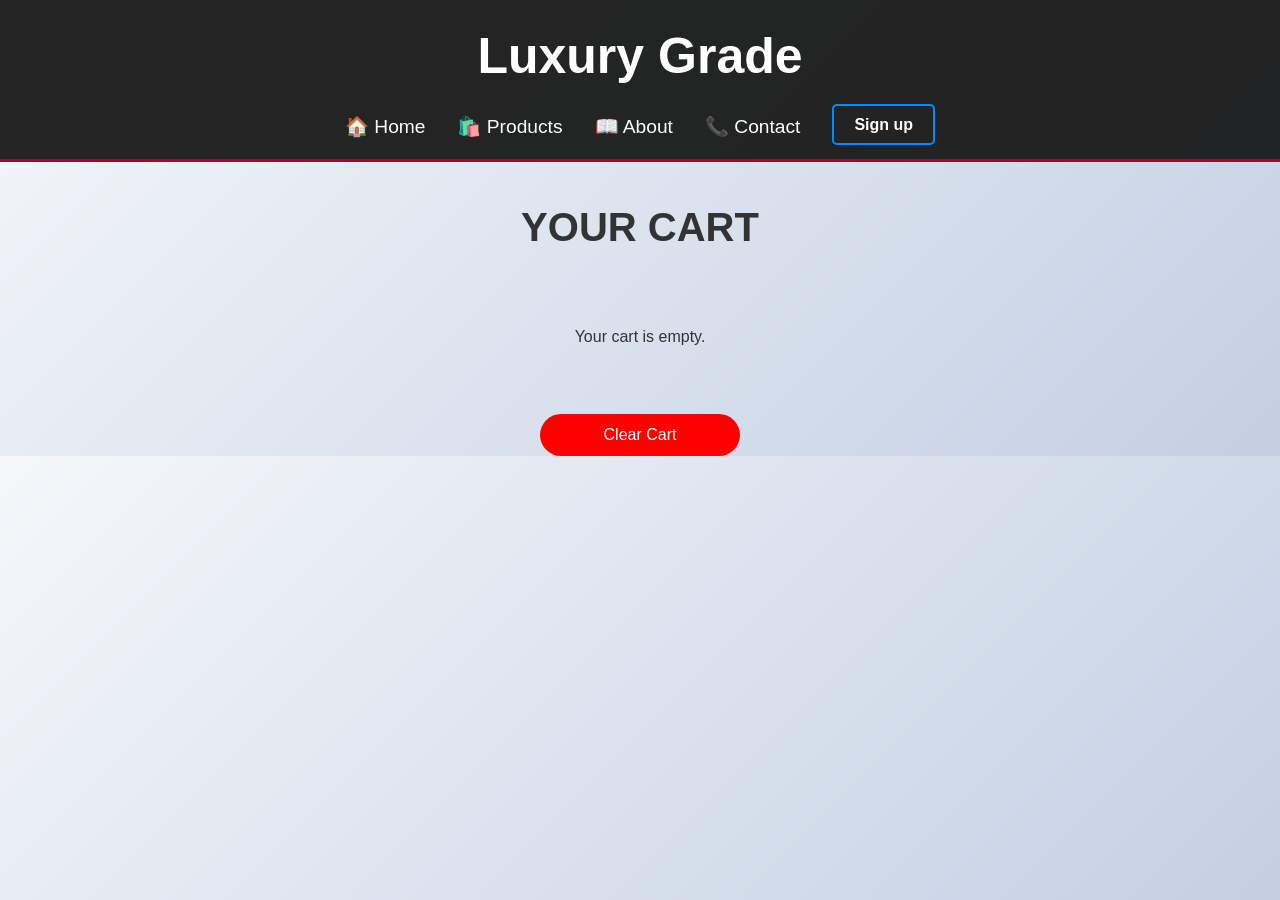
<file: website/cart.html>
<!DOCTYPE html>
<html lang="en">
<head>
    <meta charset="UTF-8">
    <meta name="viewport" content="width=device-width, initial-scale=1.0, maximum-scale=1.0, user-scalable=no">
    <title>Cart - Luxury Grade</title>
    <link rel="stylesheet" href="cart.css">
    <link rel="icon" href="logo.jpg" type="image/x-icon">

</head>
<body>
    <header>
        <div class="container">
            <h1 class="heading">Luxury Grade</h1>
            <nav>
                <ul>
                    <li><a href="index.html">🏠 Home</a></li>
                    <li><a href="index.html#products">🛍️ Products</a></li>
                    <li><a href="about.html">📖 About</a></li>
                    <li><a href="contact.html">📞 Contact</a></li>
                    <li><a href="login.html" class="box"><b>Sign up</b></a></li>
                </ul>
            </nav>
        </div>
    </header>

<section id="cart">
    <div class="container">
        <h2>YOUR CART</h2>
        <div id="cart-items"></div>
        <div id="total-price"></div>
        <div class="cart-actions">
            <button onclick="clearCart()">Clear Cart</button>
            <button id="buy-now-button" onclick="redirectToCheckout()">Buy Now</button>
        </div>
    </div>
</section>

    <script src="cart.js"></script>
</body>
</html>
</file>
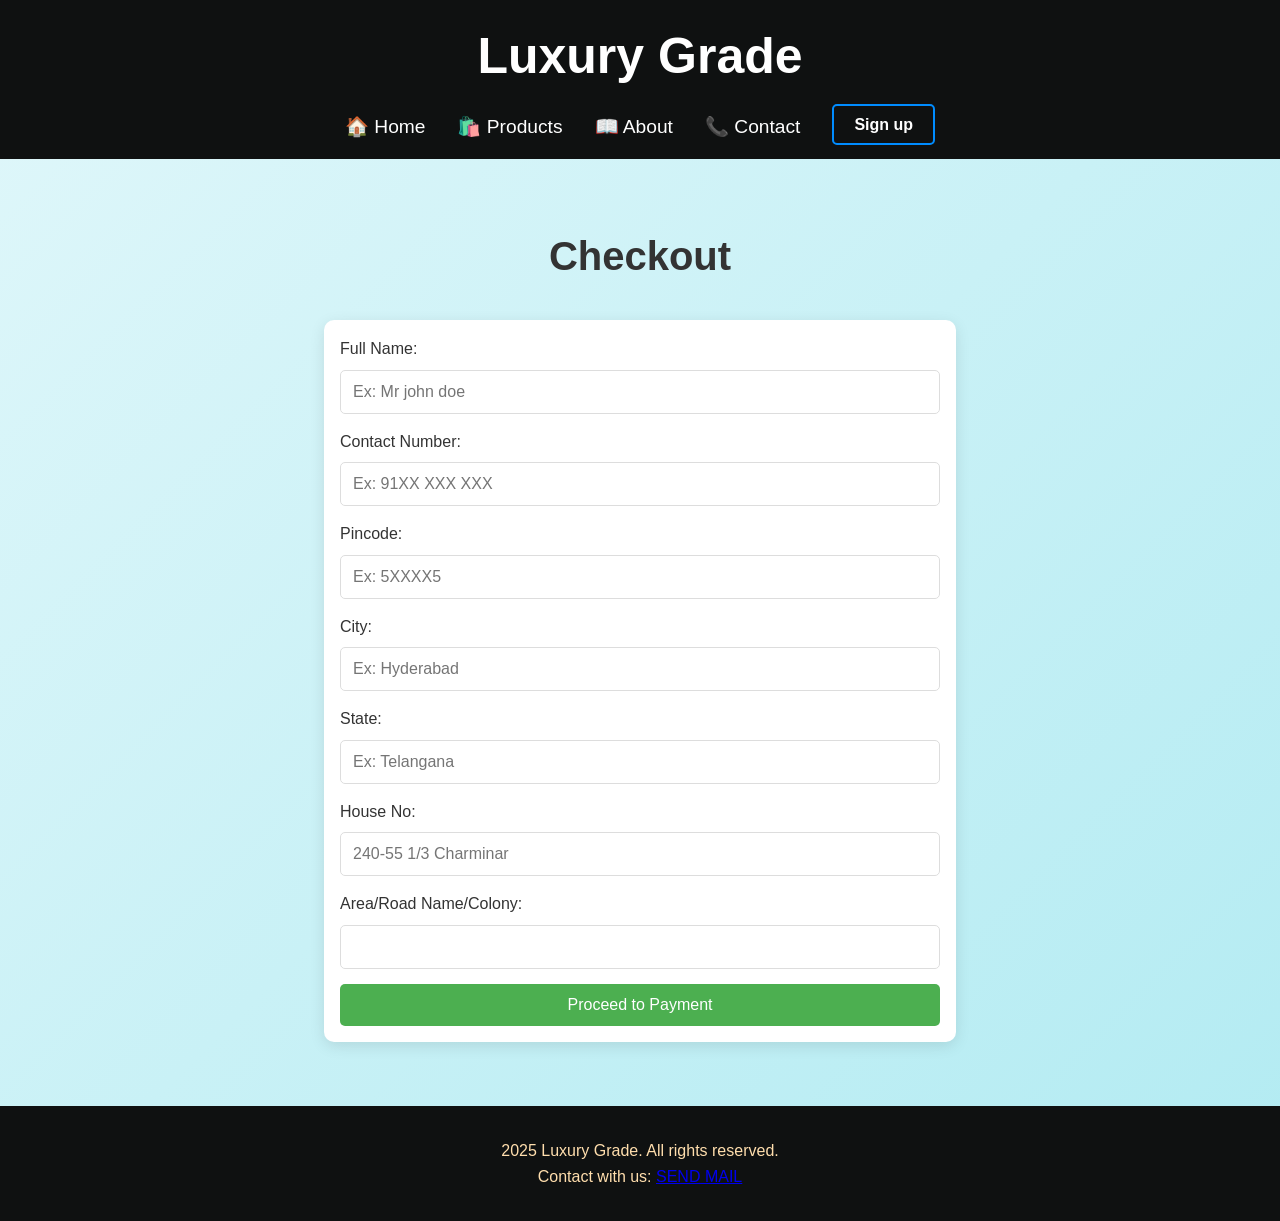
<file: website/checkout.html>
<!DOCTYPE html>
<html lang="en">
<head>
    <meta charset="UTF-8">
    <meta name="viewport" content="width=device-width, initial-scale=1.0">
    <title>Checkout - Luxury Grade</title>
    <link rel="stylesheet" href="checkout.css">
    <link rel="icon" href="logo.jpg" type="img/x-icon">
</head>
<body>
    <header>
        <div class="container">
            <h1 class="heading">Luxury Grade</h1>
            <nav>
                <ul>
                    <li><a href="index.html">🏠 Home</a></li>
                    <li><a href="index.html#products">🛍️ Products</a></li>
                    <li><a href="about.html">📖 About</a></li>
                    <li><a href="contact.html">📞 Contact</a></li>
                    <li><a href="login.html" class="box"><b>Sign up</b></a></li>
                </ul>
            </nav>
        </div>
    </header>

    <section id="checkout">
        <div class="container">
            <h2>Checkout</h2>
            <form id="checkout-form">
                <div class="form-group">
                    <label for="name">Full Name:</label>
                    <input type="text" placeholder="Ex: Mr john doe" id="name" name="name" required>
                </div>
                <div class="form-group">
                    <label for="contact">Contact Number:</label>
                    <input type="tel" placeholder="Ex: 91XX XXX XXX" id="contact" name="contact" required>
                </div>
                <div class="form-group">
                    <label for="pincode">Pincode:</label>
                    <input type="text" placeholder="Ex: 5XXXX5" id="pincode" name="pincode" required>
                </div>
                <div class="form-group">
                    <label for="city">City:</label>
                    <input type="text" placeholder="Ex: Hyderabad" id="city" name="city" required>
                </div>
                <div class="form-group">
                    <label for="state">State:</label>
                    <input type="text" placeholder="Ex: Telangana" id="state" name="state" required>
                </div>
                <div class="form-group">
                    <label for="house-no">House No:</label>
                    <input type="text" placeholder="240-55 1/3 Charminar" id="house-no" name="house-no" required>
                </div>
                <div class="form-group">
                    <label for="area">Area/Road Name/Colony:</label>
                    <input type="text" id="area" name="area" required>
                </div>
                <button type="submit" class="btn">Proceed to Payment</button>
            </form>
        </div>
    </section>

    <footer>
        <div class="container">
            <p>2025 Luxury Grade. All rights reserved.</p>
            <p>Contact with us: <a href="mailto:luxurygradeofficial@gmail.com">SEND MAIL</a></p>
        </div>
    </footer>

    <script>
        // Handle form submission
        document.getElementById('checkout-form').addEventListener('submit', function (event) {
            event.preventDefault();

            // Collect form data
            const formData = {
                name: document.getElementById('name').value,
                contact: document.getElementById('contact').value,
                pincode: document.getElementById('pincode').value,
                city: document.getElementById('city').value,
                state: document.getElementById('state').value,
                houseNo: document.getElementById('house-no').value,
                area: document.getElementById('area').value,
            };

            // Save form data to localStorage
            localStorage.setItem('checkoutData', JSON.stringify(formData));

            // Redirect to payment page
            window.location.href = 'payment.html';
        });
    </script>
</body>
</html>
</file>
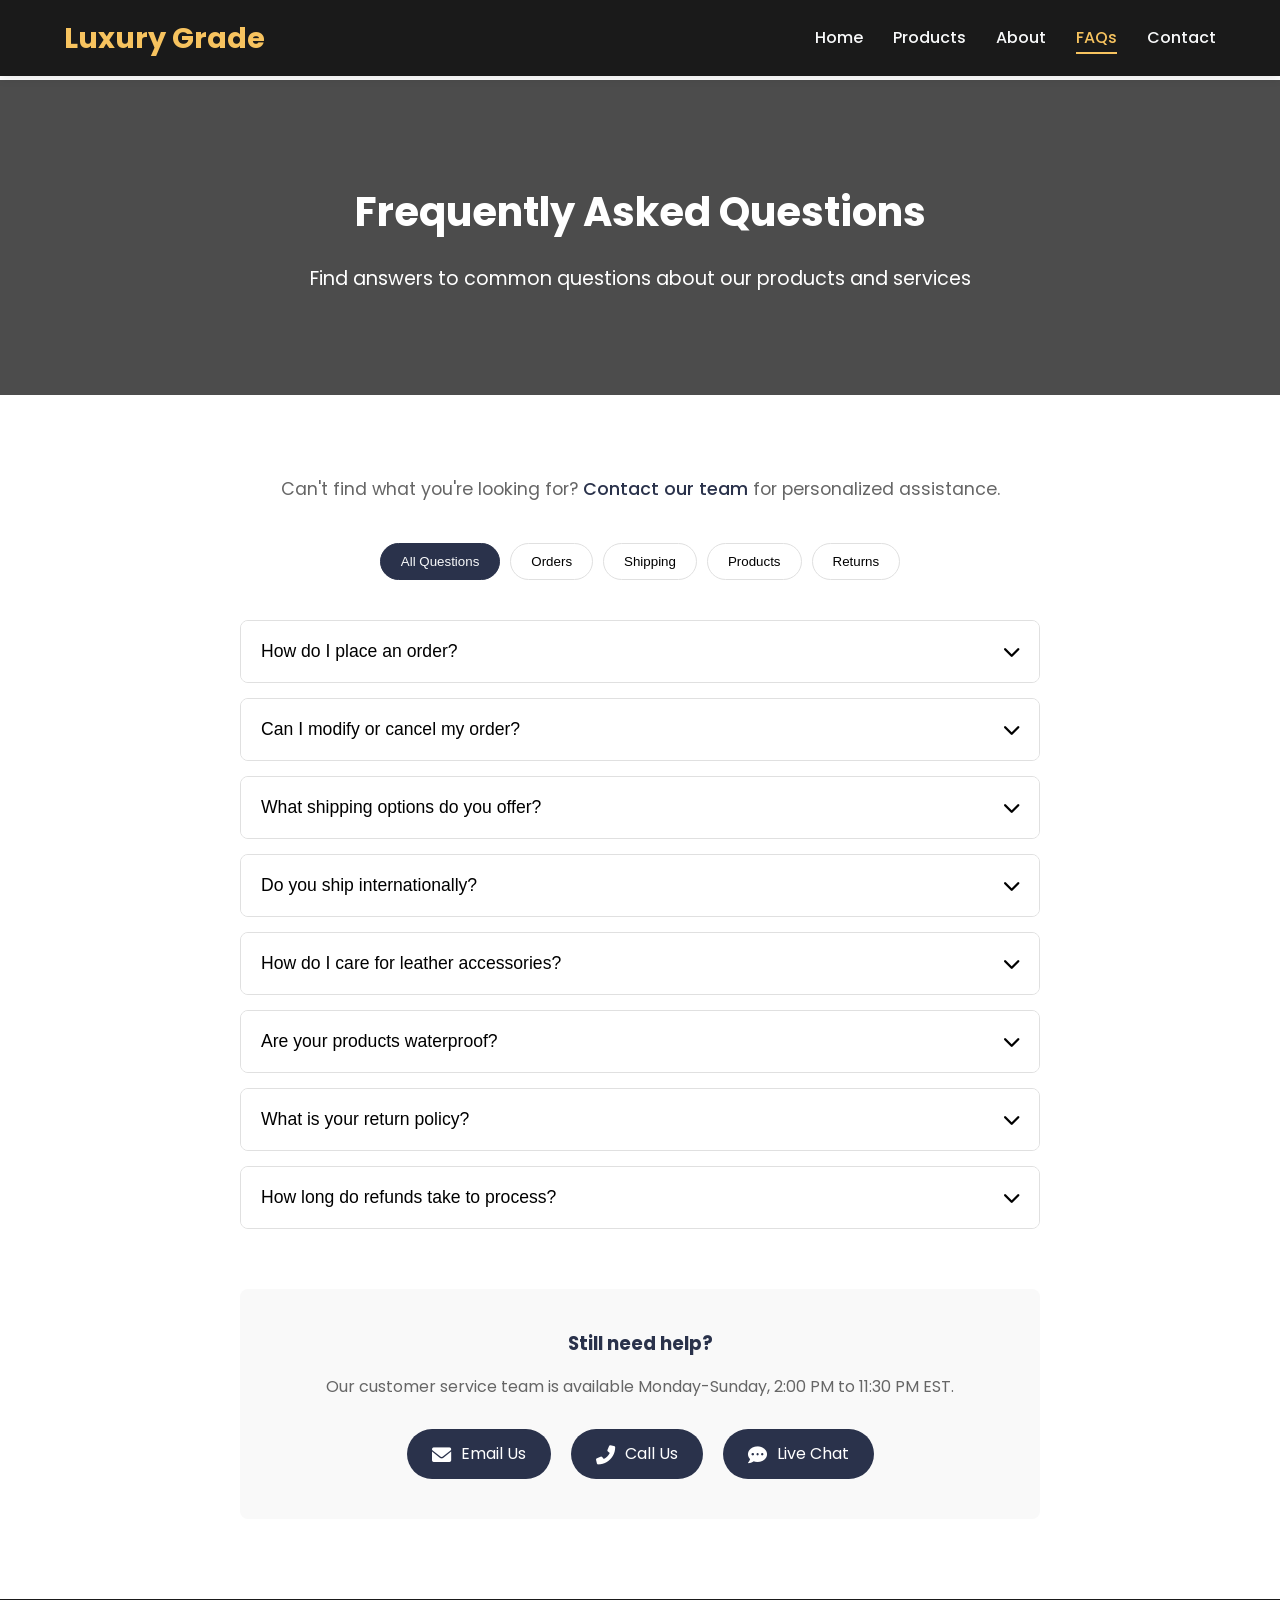
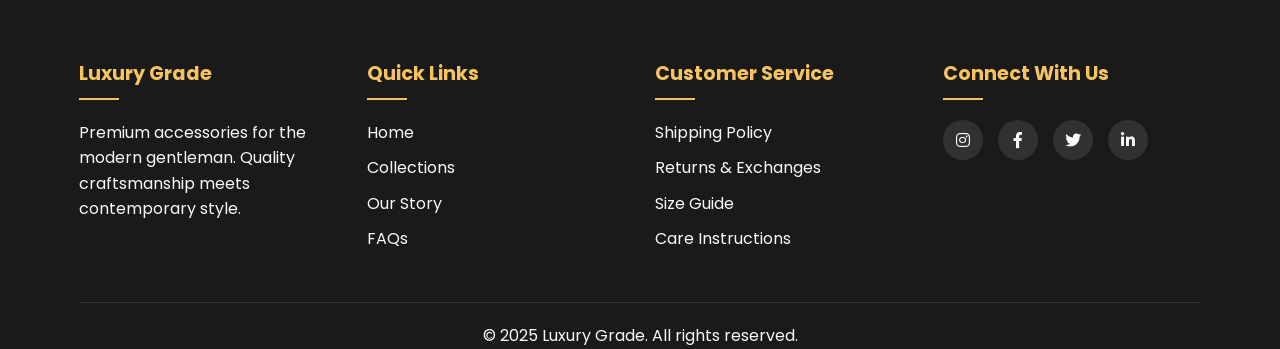
<file: website/faq.html>
<!DOCTYPE html>
<html lang="en">
<head>
    <meta charset="UTF-8">
    <meta name="viewport" content="width=device-width, initial-scale=1.0">
    <title>FAQs - Luxury Grade</title>
    <link rel="stylesheet" href="faq.css">
    <link rel="icon" href="logo.jpg" type="image/x-icon">
    <link href="https://fonts.googleapis.com/css2?family=Poppins:wght@300;400;500;600;700&display=swap" rel="stylesheet">
    <link rel="stylesheet" href="https://cdnjs.cloudflare.com/ajax/libs/font-awesome/6.0.0-beta3/css/all.min.css">
</head>
<body>
    <!-- Header -->
    <header class="main-header">
        <div class="container">
            <div class="logo">
                <h1>Luxury Grade</h1>
            </div>
            <nav class="main-nav">
                <ul>
                    <li><a href="index.html">Home</a></li>
                    <li><a href="index.html#products">Products</a></li>
                    <li><a href="about.html">About</a></li>
                    <li><a href="faq.html" class="active">FAQs</a></li>
                    <li><a href="contact.html">Contact</a></li>
                </ul>
            </nav>
            <div class="mobile-menu-toggle">
                <i class="fas fa-bars"></i>
            </div>
        </div>
    </header>

    <!-- FAQ Hero Section -->
    <section class="faq-hero">
        <div class="container">
            <h2>Frequently Asked Questions</h2>
            <p>Find answers to common questions about our products and services</p>
        </div>
    </section>

    <!-- FAQ Content -->
    <main class="faq-content">
        <div class="container">
            <div class="faq-intro">
                <p>Can't find what you're looking for? <a href="contact.html">Contact our team</a> for personalized assistance.</p>
            </div>

            <!-- FAQ Categories -->
            <div class="faq-categories">
                <button class="category-btn active" data-category="all">All Questions</button>
                <button class="category-btn" data-category="orders">Orders</button>
                <button class="category-btn" data-category="shipping">Shipping</button>
                <button class="category-btn" data-category="products">Products</button>
                <button class="category-btn" data-category="returns">Returns</button>
            </div>

            <!-- FAQ Accordion -->
            <div class="faq-accordion">
                <!-- Order Questions -->
                <div class="faq-item" data-category="orders">
                    <button class="faq-question">
                        <span>How do I place an order?</span>
                        <i class="fas fa-chevron-down"></i>
                    </button>
                    <div class="faq-answer">
                        <p>Ordering is simple! Browse our collection, select your desired items, add them to your cart, and proceed to checkout. You'll need to provide shipping information and payment details to complete your purchase.</p>
                    </div>
                </div>

                <div class="faq-item" data-category="orders">
                    <button class="faq-question">
                        <span>Can I modify or cancel my order?</span>
                        <i class="fas fa-chevron-down"></i>
                    </button>
                    <div class="faq-answer">
                        <p>Orders can be modified or canceled within 1 hour of placement. After this window, your order enters our processing system and cannot be changed. Contact us immediately if you need assistance.</p>
                    </div>
                </div>

                <!-- Shipping Questions -->
                <div class="faq-item" data-category="shipping">
                    <button class="faq-question">
                        <span>What shipping options do you offer?</span>
                        <i class="fas fa-chevron-down"></i>
                    </button>
                    <div class="faq-answer">
                        <p>We offer standard (3-5 business days), expedited (2-3 business days), and express (1-2 business days) shipping options. International shipping is also available with varying delivery times.</p>
                    </div>
                </div>

                <div class="faq-item" data-category="shipping">
                    <button class="faq-question">
                        <span>Do you ship internationally?</span>
                        <i class="fas fa-chevron-down"></i>
                    </button>
                    <div class="faq-answer">
                        <p>Yes, we ship to most countries worldwide. International shipping rates and delivery times vary by destination. Additional customs fees may apply depending on your country's regulations.</p>
                    </div>
                </div>

                <!-- Product Questions -->
                <div class="faq-item" data-category="products">
                    <button class="faq-question">
                        <span>How do I care for leather accessories?</span>
                        <i class="fas fa-chevron-down"></i>
                    </button>
                    <div class="faq-answer">
                        <p>Use a quality leather conditioner every few months. Avoid prolonged exposure to water and direct sunlight. For stains, use a slightly damp cloth with mild soap. Always store in a cool, dry place.</p>
                    </div>
                </div>

                <div class="faq-item" data-category="products">
                    <button class="faq-question">
                        <span>Are your products waterproof?</span>
                        <i class="fas fa-chevron-down"></i>
                    </button>
                    <div class="faq-answer">
                        <p>Our leather products are water-resistant but not waterproof. We recommend treating them with a waterproofing spray for additional protection. Metal components may tarnish if exposed to moisture.</p>
                    </div>
                </div>

                <!-- Return Questions -->
                <div class="faq-item" data-category="returns">
                    <button class="faq-question">
                        <span>What is your return policy?</span>
                        <i class="fas fa-chevron-down"></i>
                    </button>
                    <div class="faq-answer">
                        <p>We accept returns within 30 days of delivery for unused items in original condition with tags attached. Simply initiate a return through our Returns Center, and we'll provide a prepaid shipping label.</p>
                    </div>
                </div>

                <div class="faq-item" data-category="returns">
                    <button class="faq-question">
                        <span>How long do refunds take to process?</span>
                        <i class="fas fa-chevron-down"></i>
                    </button>
                    <div class="faq-answer">
                        <p>Once we receive your return, refunds are processed within 3-5 business days. The time it takes for the refund to appear in your account depends on your payment method and financial institution.</p>
                    </div>
                </div>
            </div>

            <!-- Additional Help Section -->
            <div class="additional-help">
                <h3>Still need help?</h3>
                <p>Our customer service team is available Monday-Sunday, 2:00 PM to 11:30 PM EST.</p>
                <div class="help-options">
                    <a href="contact.html" class="help-option">
                        <i class="fas fa-envelope"></i>
                        <span>Email Us</span>
                    </a>
                    <a href="tel:+91 9347039270" class="help-option">
                        <i class="fas fa-phone-alt"></i>
                        <span>Call Us</span>
                    </a>
                    <a href="#" class="help-option" id="live-chat">
                        <i class="fas fa-comment-dots"></i>
                        <span>Live Chat</span>
                    </a>
                </div>
            </div>
        </div>
    </main>

    <!-- Footer -->
    <footer class="main-footer">
        <div class="container">
            <div class="footer-content">
                <div class="footer-section">
                    <h4>Luxury Grade</h4>
                    <p>Premium accessories for the modern gentleman. Quality craftsmanship meets contemporary style.</p>
                </div>
                <div class="footer-section">
                    <h4>Quick Links</h4>
                    <ul>
                        <li><a href="index.html">Home</a></li>
                        <li><a href="index.html#products">Collections</a></li>
                        <li><a href="about.html">Our Story</a></li>
                        <li><a href="faq.html">FAQs</a></li>
                    </ul>
                </div>
                <div class="footer-section">
                    <h4>Customer Service</h4>
                    <ul>
                        <li><a href="policies.html">Shipping Policy</a></li>
                        <li><a href="return.html">Returns & Exchanges</a></li>
                        <li><a href="guide.html">Size Guide</a></li>
                        <li><a href="about.html">Care Instructions</a></li>
                    </ul>
                </div>
                <div class="footer-section">
                    <h4>Connect With Us</h4>
                    <div class="social-links">
                        <a href="https://www.instagram.com/luxurygrade_official/"><i class="fab fa-instagram"></i></a>
                        <a href="https://www.facebook.com/login.php/"><i class="fab fa-facebook-f"></i></a>
                        <a href="https://x.com/i/flow/login"><i class="fab fa-twitter"></i></a>
                        <a href="https://www.linkedin.com/login"><i class="fab fa-linkedin-in"></i></a>
                    </div>
                </div>
            </div>
            <div class="footer-bottom">
                <p>&copy; 2025 Luxury Grade. All rights reserved.</p>
            </div>
        </div>
    </footer>
</body>
</html>
</file>
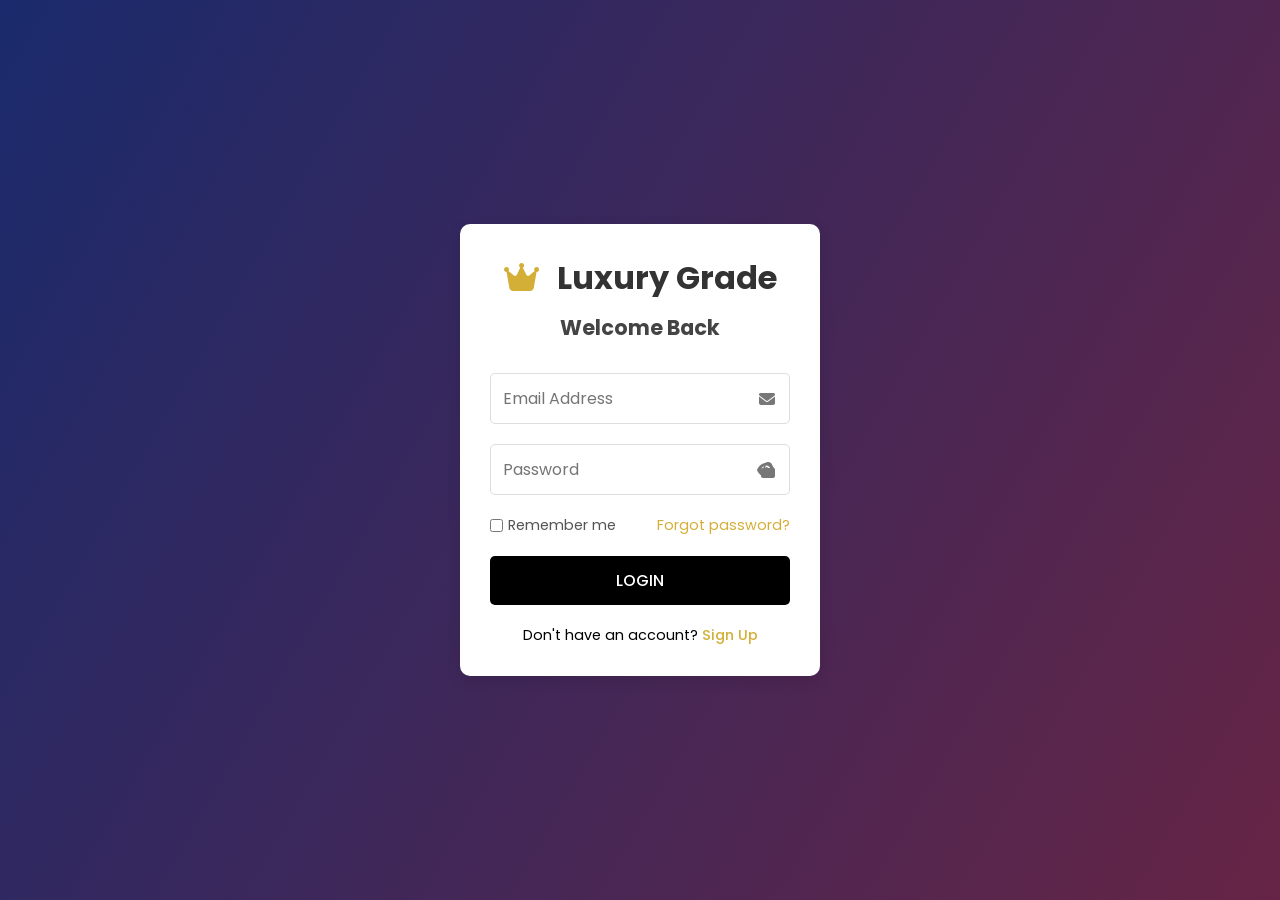
<file: website/login.html>
<!DOCTYPE html>
<html lang="en">
<head>
    <meta charset="UTF-8">
    <meta name="viewport" content="width=device-width, initial-scale=1.0">
    <title>Login | Luxury Grade</title>
    <link rel="stylesheet" href="login.css">
    <link rel="icon" href="logo.jpg" type="image/x-icon">
    <link href="https://fonts.googleapis.com/css2?family=Poppins:wght@400;500;600&display=swap" rel="stylesheet">
    <link rel="stylesheet" href="https://cdnjs.cloudflare.com/ajax/libs/font-awesome/6.4.0/css/all.min.css">
</head>
<body>
    <div class="login-container">
        <div class="login-box">
            <h1><i class="fas fa-crown"></i> Luxury Grade</h1>
            <h2>Welcome Back</h2>
            
            <form>
                <div class="input-group">
                    <i class="fas fa-envelope"></i>
                    <input type="email" placeholder="Email Address" required>
                </div>
                
                <div class="input-group">
                    <i class="fas fa-lock"></i>
                    <input type="password" id="password" placeholder="Password" required>
                    <i class="fas fa-eye" onclick="togglePassword()"></i>
                </div>
                
                <div class="options">
                    <label>
                        <input type="checkbox"> Remember me
                    </label>
                    <a href="#">Forgot password?</a>
                </div>
                
                <button type="submit">LOGIN</button>
                
                <div class="signup-link">
                    Don't have an account? <a href="signup.html">Sign Up</a>
                </div>
            </form>
        </div>
    </div>

    <script>
        function togglePassword() {
            const password = document.getElementById('password');
            const icon = document.querySelector('.fa-eye');
            if (password.type === 'password') {
                password.type = 'text';
                icon.classList.replace('fa-eye', 'fa-eye-slash');
            } else {
                password.type = 'password';
                icon.classList.replace('fa-eye-slash', 'fa-eye');
            }
        }
    </script>
</body>
</html>
</file>
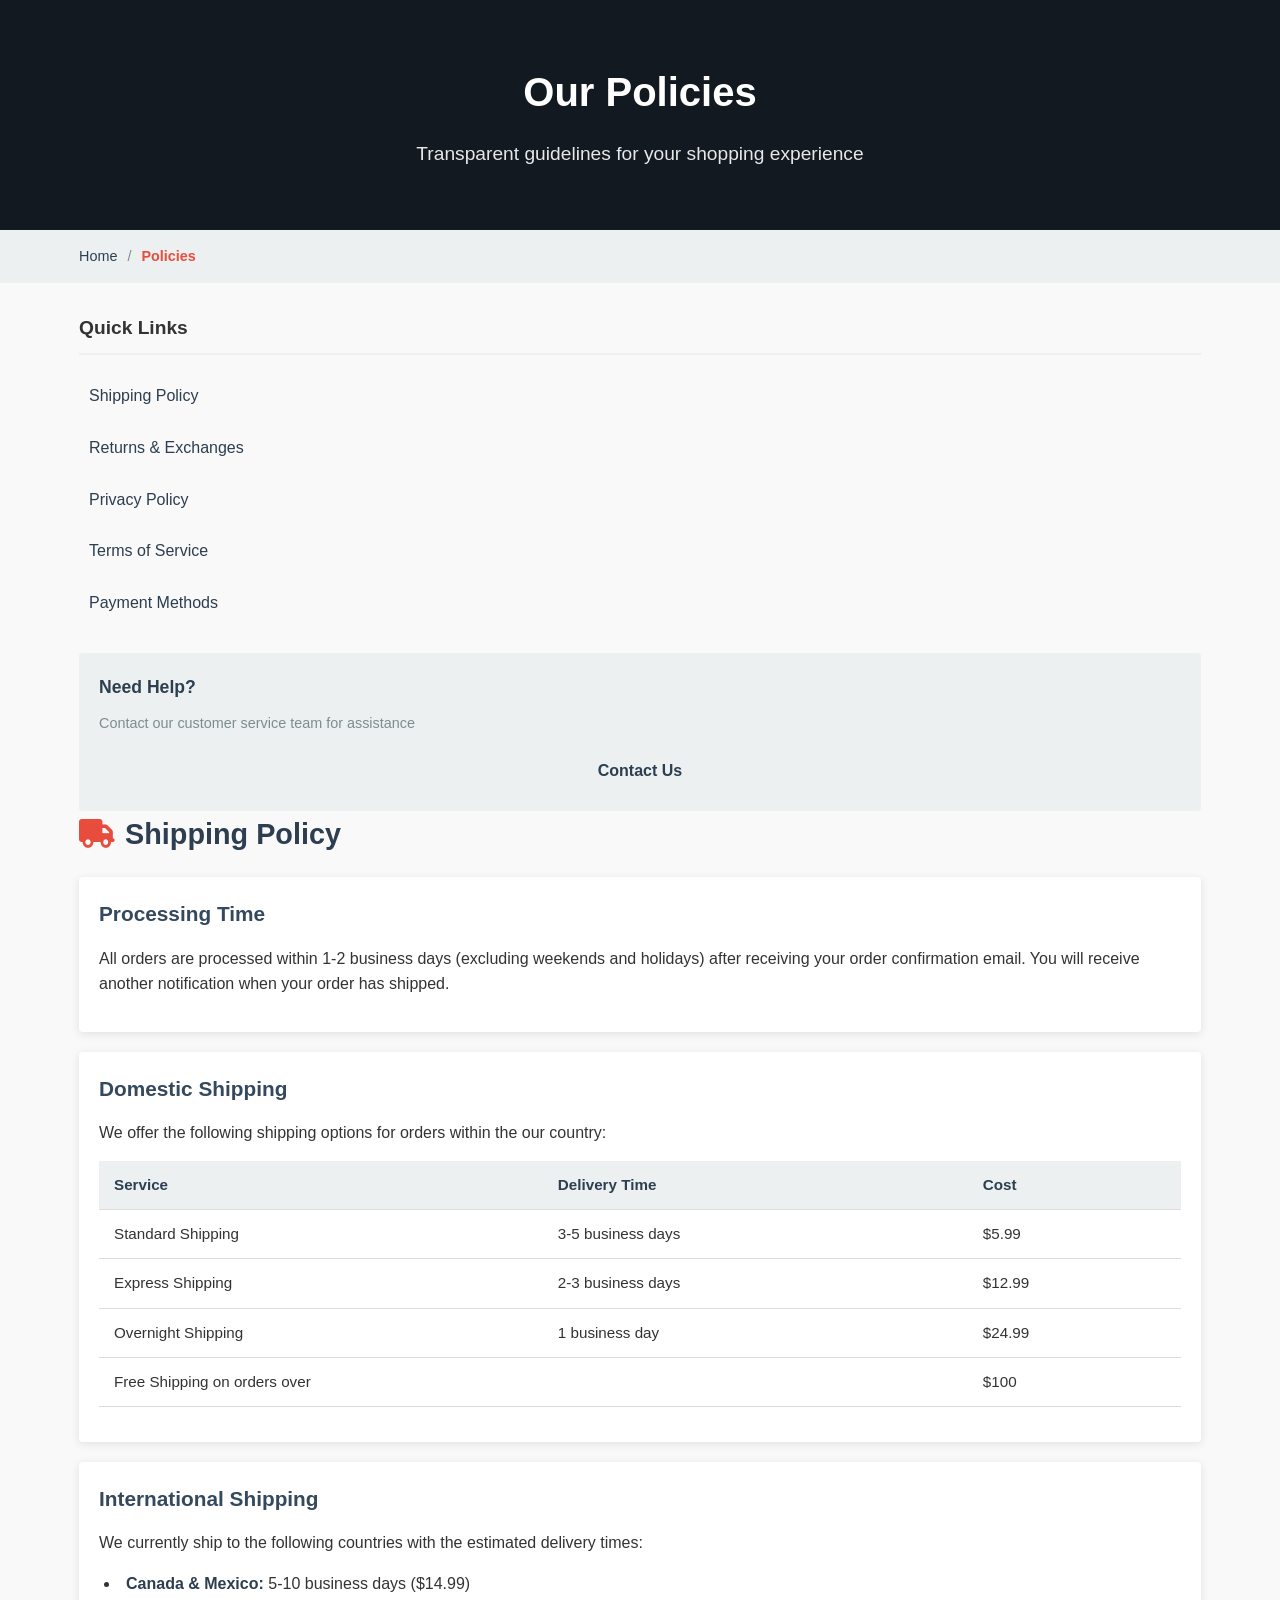
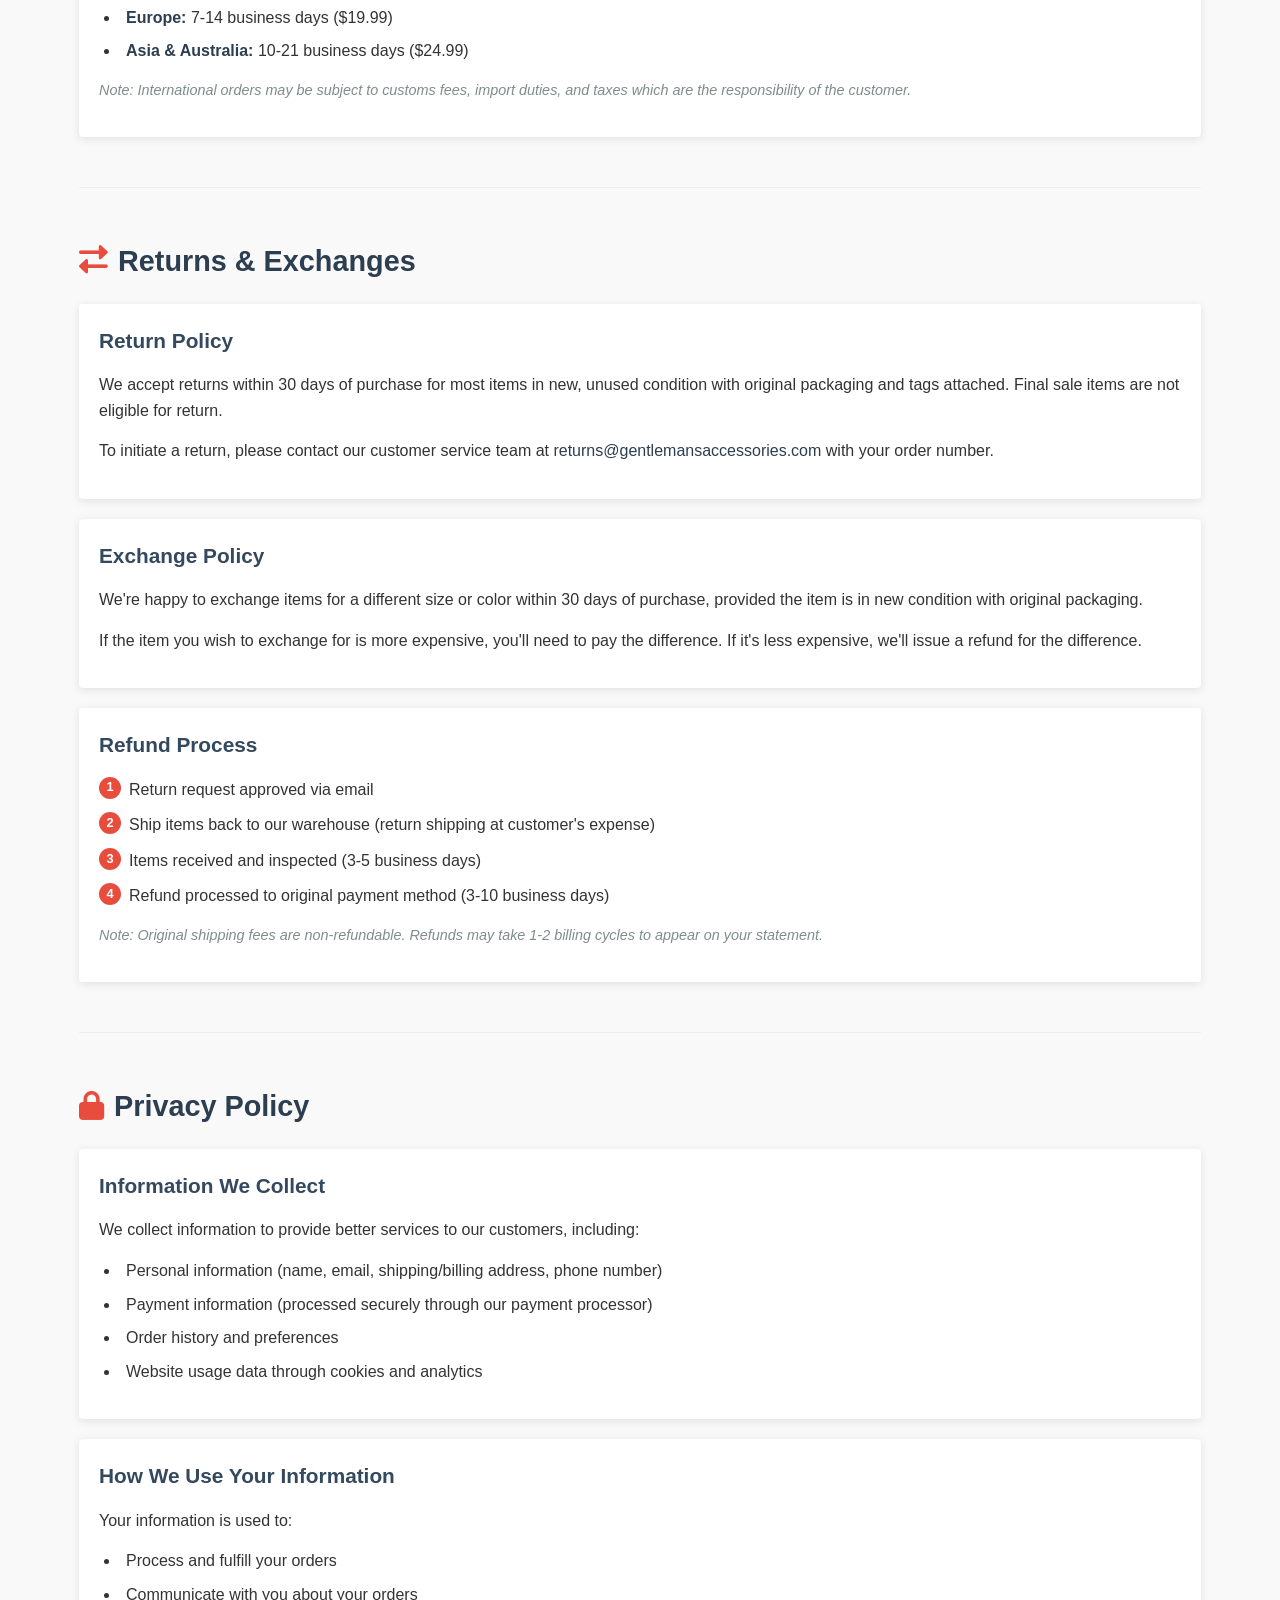
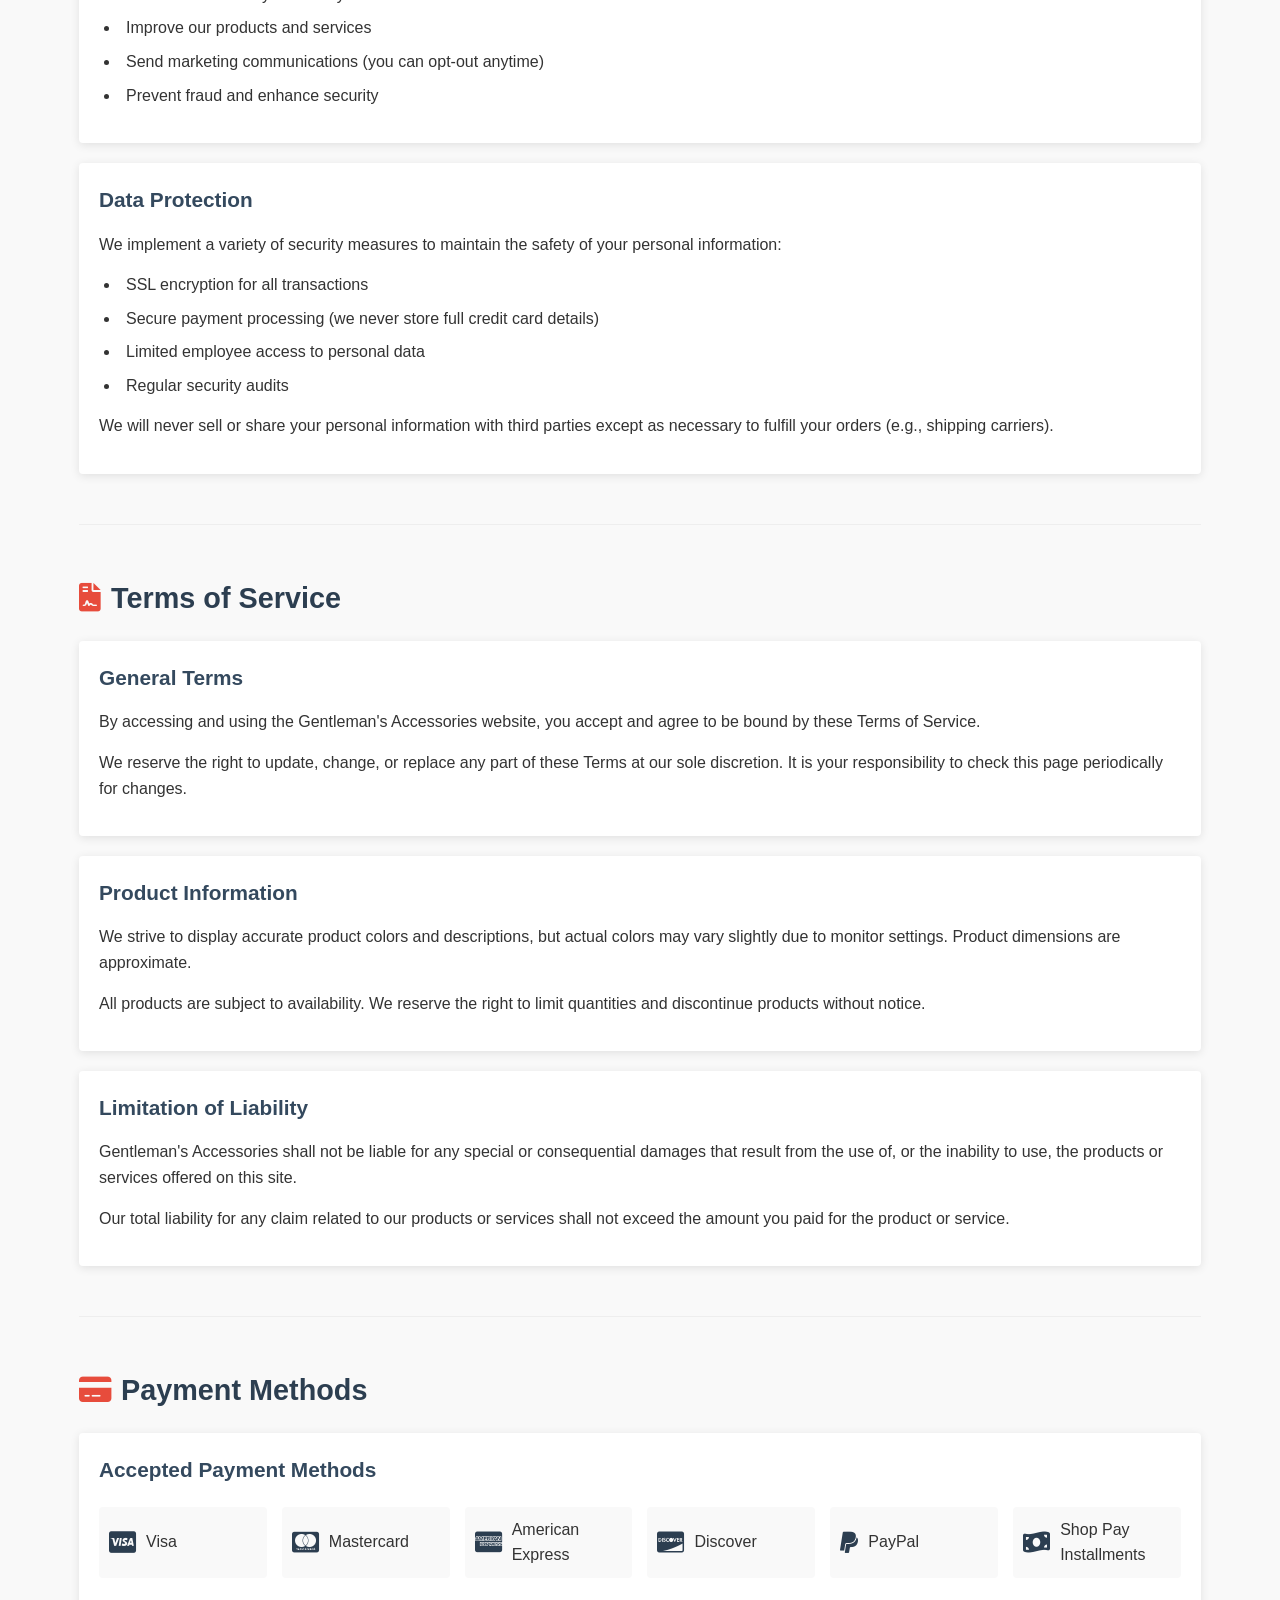
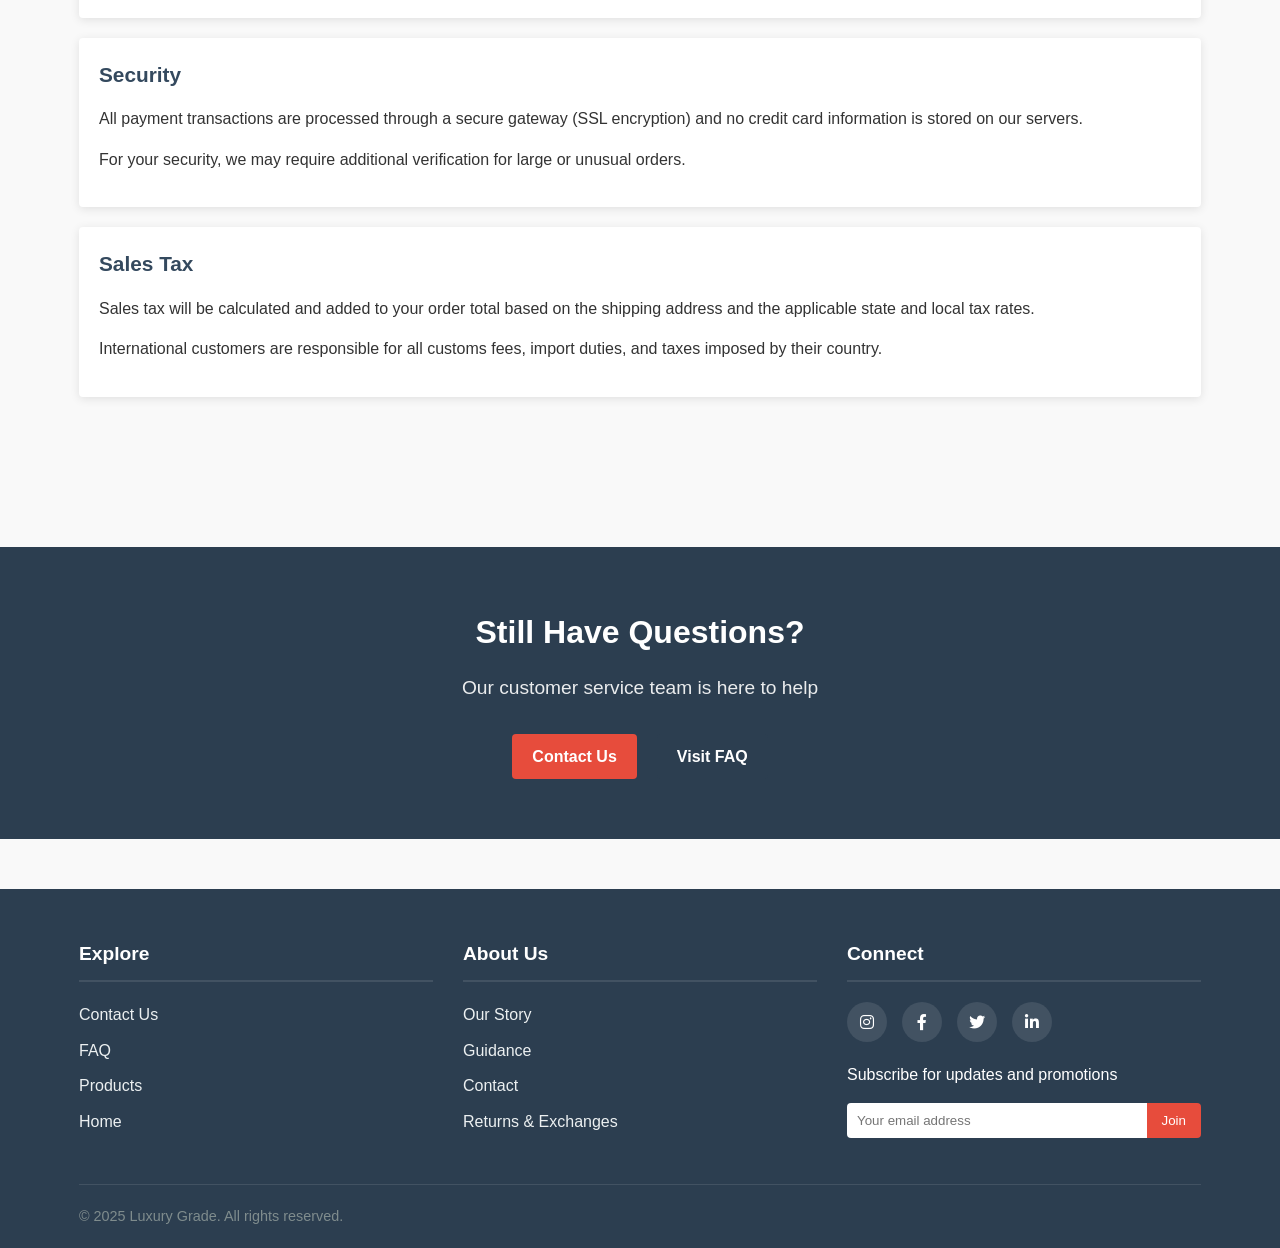
<file: website/policies.html>
<!DOCTYPE html>
<html lang="en">
<head>
    <meta charset="UTF-8">
    <meta name="viewport" content="width=device-width, initial-scale=1.0">
    <title>Policies | Luxury Grade</title>
    <link rel="stylesheet" href="policies.css">
    <link rel="icon" href="logo.jpg" type="image/x-icon">
    <link rel="stylesheet" href="https://cdnjs.cloudflare.com/ajax/libs/font-awesome/6.0.0/css/all.min.css">
</head>
<body>
    <header class="policies-header">
        <div class="container">
            <h1>Our Policies</h1>
            <p>Transparent guidelines for your shopping experience</p>
        </div>
    </header>

    <nav class="breadcrumb">
        <div class="container">
            <ul>
                <li><a href="index.html">Home</a></li>
                <li><span>Policies</span></li>
            </ul>
        </div>
    </nav>

    <main class="policies-container">
        <div class="container">
            <aside class="policies-sidebar">
                <h3>Quick Links</h3>
                <ul>
                    <li><a href="#shipping">Shipping Policy</a></li>
                    <li><a href="#returns">Returns & Exchanges</a></li>
                    <li><a href="#privacy">Privacy Policy</a></li>
                    <li><a href="#terms">Terms of Service</a></li>
                    <li><a href="#payment">Payment Methods</a></li>
                </ul>

                <div class="sidebar-help">
                    <h4>Need Help?</h4>
                    <p>Contact our customer service team for assistance</p>
                    <a href="contact.html" class="btn">Contact Us</a>
                </div>
            </aside>

            <article class="policies-content">
                <section id="shipping" class="policy-section">
                    <h2><i class="fas fa-truck"></i> Shipping Policy</h2>
                    <div class="policy-card">
                        <h3>Processing Time</h3>
                        <p>All orders are processed within 1-2 business days (excluding weekends and holidays) after receiving your order confirmation email. You will receive another notification when your order has shipped.</p>
                    </div>

                    <div class="policy-card">
                        <h3>Domestic Shipping</h3>
                        <p>We offer the following shipping options for orders within the our country:</p>
                        <table class="policy-table">
                            <thead>
                                <tr>
                                    <th>Service</th>
                                    <th>Delivery Time</th>
                                    <th>Cost</th>
                                </tr>
                            </thead>
                            <tbody>
                                <tr>
                                    <td>Standard Shipping</td>
                                    <td>3-5 business days</td>
                                    <td>$5.99</td>
                                </tr>
                                <tr>
                                    <td>Express Shipping</td>
                                    <td>2-3 business days</td>
                                    <td>$12.99</td>
                                </tr>
                                <tr>
                                    <td>Overnight Shipping</td>
                                    <td>1 business day</td>
                                    <td>$24.99</td>
                                </tr>
                                <tr>
                                    <td colspan="2">Free Shipping on orders over</td>
                                    <td>$100</td>
                                </tr>
                            </tbody>
                        </table>
                    </div>

                    <div class="policy-card">
                        <h3>International Shipping</h3>
                        <p>We currently ship to the following countries with the estimated delivery times:</p>
                        <ul class="policy-list">
                            <li><strong>Canada & Mexico:</strong> 5-10 business days ($14.99)</li>
                            <li><strong>Europe:</strong> 7-14 business days ($19.99)</li>
                            <li><strong>Asia & Australia:</strong> 10-21 business days ($24.99)</li>
                        </ul>
                        <p class="note">Note: International orders may be subject to customs fees, import duties, and taxes which are the responsibility of the customer.</p>
                    </div>
                </section>

                <section id="returns" class="policy-section">
                    <h2><i class="fas fa-exchange-alt"></i> Returns & Exchanges</h2>
                    <div class="policy-card">
                        <h3>Return Policy</h3>
                        <p>We accept returns within 30 days of purchase for most items in new, unused condition with original packaging and tags attached. Final sale items are not eligible for return.</p>
                        <p>To initiate a return, please contact our customer service team at <a href="mailto:returns@gentlemansaccessories.com">returns@gentlemansaccessories.com</a> with your order number.</p>
                    </div>

                    <div class="policy-card">
                        <h3>Exchange Policy</h3>
                        <p>We're happy to exchange items for a different size or color within 30 days of purchase, provided the item is in new condition with original packaging.</p>
                        <p>If the item you wish to exchange for is more expensive, you'll need to pay the difference. If it's less expensive, we'll issue a refund for the difference.</p>
                    </div>

                    <div class="policy-card">
                        <h3>Refund Process</h3>
                        <ol class="policy-steps">
                            <li>Return request approved via email</li>
                            <li>Ship items back to our warehouse (return shipping at customer's expense)</li>
                            <li>Items received and inspected (3-5 business days)</li>
                            <li>Refund processed to original payment method (3-10 business days)</li>
                        </ol>
                        <p class="note">Note: Original shipping fees are non-refundable. Refunds may take 1-2 billing cycles to appear on your statement.</p>
                    </div>
                </section>

                <section id="privacy" class="policy-section">
                    <h2><i class="fas fa-lock"></i> Privacy Policy</h2>
                    <div class="policy-card">
                        <h3>Information We Collect</h3>
                        <p>We collect information to provide better services to our customers, including:</p>
                        <ul class="policy-list">
                            <li>Personal information (name, email, shipping/billing address, phone number)</li>
                            <li>Payment information (processed securely through our payment processor)</li>
                            <li>Order history and preferences</li>
                            <li>Website usage data through cookies and analytics</li>
                        </ul>
                    </div>

                    <div class="policy-card">
                        <h3>How We Use Your Information</h3>
                        <p>Your information is used to:</p>
                        <ul class="policy-list">
                            <li>Process and fulfill your orders</li>
                            <li>Communicate with you about your orders</li>
                            <li>Improve our products and services</li>
                            <li>Send marketing communications (you can opt-out anytime)</li>
                            <li>Prevent fraud and enhance security</li>
                        </ul>
                    </div>

                    <div class="policy-card">
                        <h3>Data Protection</h3>
                        <p>We implement a variety of security measures to maintain the safety of your personal information:</p>
                        <ul class="policy-list">
                            <li>SSL encryption for all transactions</li>
                            <li>Secure payment processing (we never store full credit card details)</li>
                            <li>Limited employee access to personal data</li>
                            <li>Regular security audits</li>
                        </ul>
                        <p>We will never sell or share your personal information with third parties except as necessary to fulfill your orders (e.g., shipping carriers).</p>
                    </div>
                </section>

                <section id="terms" class="policy-section">
                    <h2><i class="fas fa-file-contract"></i> Terms of Service</h2>
                    <div class="policy-card">
                        <h3>General Terms</h3>
                        <p>By accessing and using the Gentleman's Accessories website, you accept and agree to be bound by these Terms of Service.</p>
                        <p>We reserve the right to update, change, or replace any part of these Terms at our sole discretion. It is your responsibility to check this page periodically for changes.</p>
                    </div>

                    <div class="policy-card">
                        <h3>Product Information</h3>
                        <p>We strive to display accurate product colors and descriptions, but actual colors may vary slightly due to monitor settings. Product dimensions are approximate.</p>
                        <p>All products are subject to availability. We reserve the right to limit quantities and discontinue products without notice.</p>
                    </div>

                    <div class="policy-card">
                        <h3>Limitation of Liability</h3>
                        <p>Gentleman's Accessories shall not be liable for any special or consequential damages that result from the use of, or the inability to use, the products or services offered on this site.</p>
                        <p>Our total liability for any claim related to our products or services shall not exceed the amount you paid for the product or service.</p>
                    </div>
                </section>

                <section id="payment" class="policy-section">
                    <h2><i class="fas fa-credit-card"></i> Payment Methods</h2>
                    <div class="policy-card">
                        <h3>Accepted Payment Methods</h3>
                        <div class="payment-methods">
                            <div class="payment-method">
                                <i class="fab fa-cc-visa"></i>
                                <span>Visa</span>
                            </div>
                            <div class="payment-method">
                                <i class="fab fa-cc-mastercard"></i>
                                <span>Mastercard</span>
                            </div>
                            <div class="payment-method">
                                <i class="fab fa-cc-amex"></i>
                                <span>American Express</span>
                            </div>
                            <div class="payment-method">
                                <i class="fab fa-cc-discover"></i>
                                <span>Discover</span>
                            </div>
                            <div class="payment-method">
                                <i class="fab fa-paypal"></i>
                                <span>PayPal</span>
                            </div>
                            <div class="payment-method">
                                <i class="fas fa-money-bill-wave"></i>
                                <span>Shop Pay Installments</span>
                            </div>
                        </div>
                    </div>

                    <div class="policy-card">
                        <h3>Security</h3>
                        <p>All payment transactions are processed through a secure gateway (SSL encryption) and no credit card information is stored on our servers.</p>
                        <p>For your security, we may require additional verification for large or unusual orders.</p>
                    </div>

                    <div class="policy-card">
                        <h3>Sales Tax</h3>
                        <p>Sales tax will be calculated and added to your order total based on the shipping address and the applicable state and local tax rates.</p>
                        <p>International customers are responsible for all customs fees, import duties, and taxes imposed by their country.</p>
                    </div>
                </section>
            </article>
        </div>
    </main>

    <section class="policies-cta">
        <div class="container">
            <h2>Still Have Questions?</h2>
            <p>Our customer service team is here to help</p>
            <div class="cta-buttons">
                <a href="contact.html" class="btn btn-primary">Contact Us</a>
                <a href="faq.html" class="btn btn-secondary">Visit FAQ</a>
            </div>
        </div>
    </section>

    <footer class="policies-footer">
        <div class="container">
            <div class="footer-links">
                <div class="footer-column">
                    <h4>Explore</h4>
                    <ul>
                        <li><a href="contact.html">Contact Us</a></li>
                        <li><a href="faq.html">FAQ</a></li>
                        <li><a href="index.html#products">Products</a></li>
                        <li><a href="index.html">Home</a></li>
                    </ul>
                </div>
                
                <div class="footer-column">
                    <h4>About Us</h4>
                    <ul>
                        <li><a href="about.html">Our Story</a></li>
                        <li><a href="guide.html">Guidance</a></li>
                        <li><a href="contact.html">Contact</a></li>
                        <li><a href="return.html">Returns & Exchanges</a></li>
                    </ul>
                </div>
                
                <div class="footer-column">
                    <h4>Connect</h4>
                    <div class="social-links">
                        <a href="https://www.instagram.com/luxurygrade_official/"><i class="fab fa-instagram"></i></a>
                        <a href="https://www.facebook.com/login.php/"><i class="fab fa-facebook-f"></i></a>
                        <a href="https://x.com/i/flow/login"><i class="fab fa-twitter"></i></a>
                        <a href="https://www.linkedin.com/login"><i class="fab fa-linkedin-in"></i></a>
                    </div>
                    <p>Subscribe for updates and promotions</p>
                    <form class="newsletter-form">
                        <input type="email" placeholder="Your email address">
                        <button type="submit">Join</button>
                    </form>
                </div>
            </div>
            
            <div class="footer-bottom">
                <p>&copy; 2025 Luxury Grade. All rights reserved.</p>
            
            </div>
        </div>
    </footer>

    <script src="policies.js"></script>
</body>
</html>
</file>
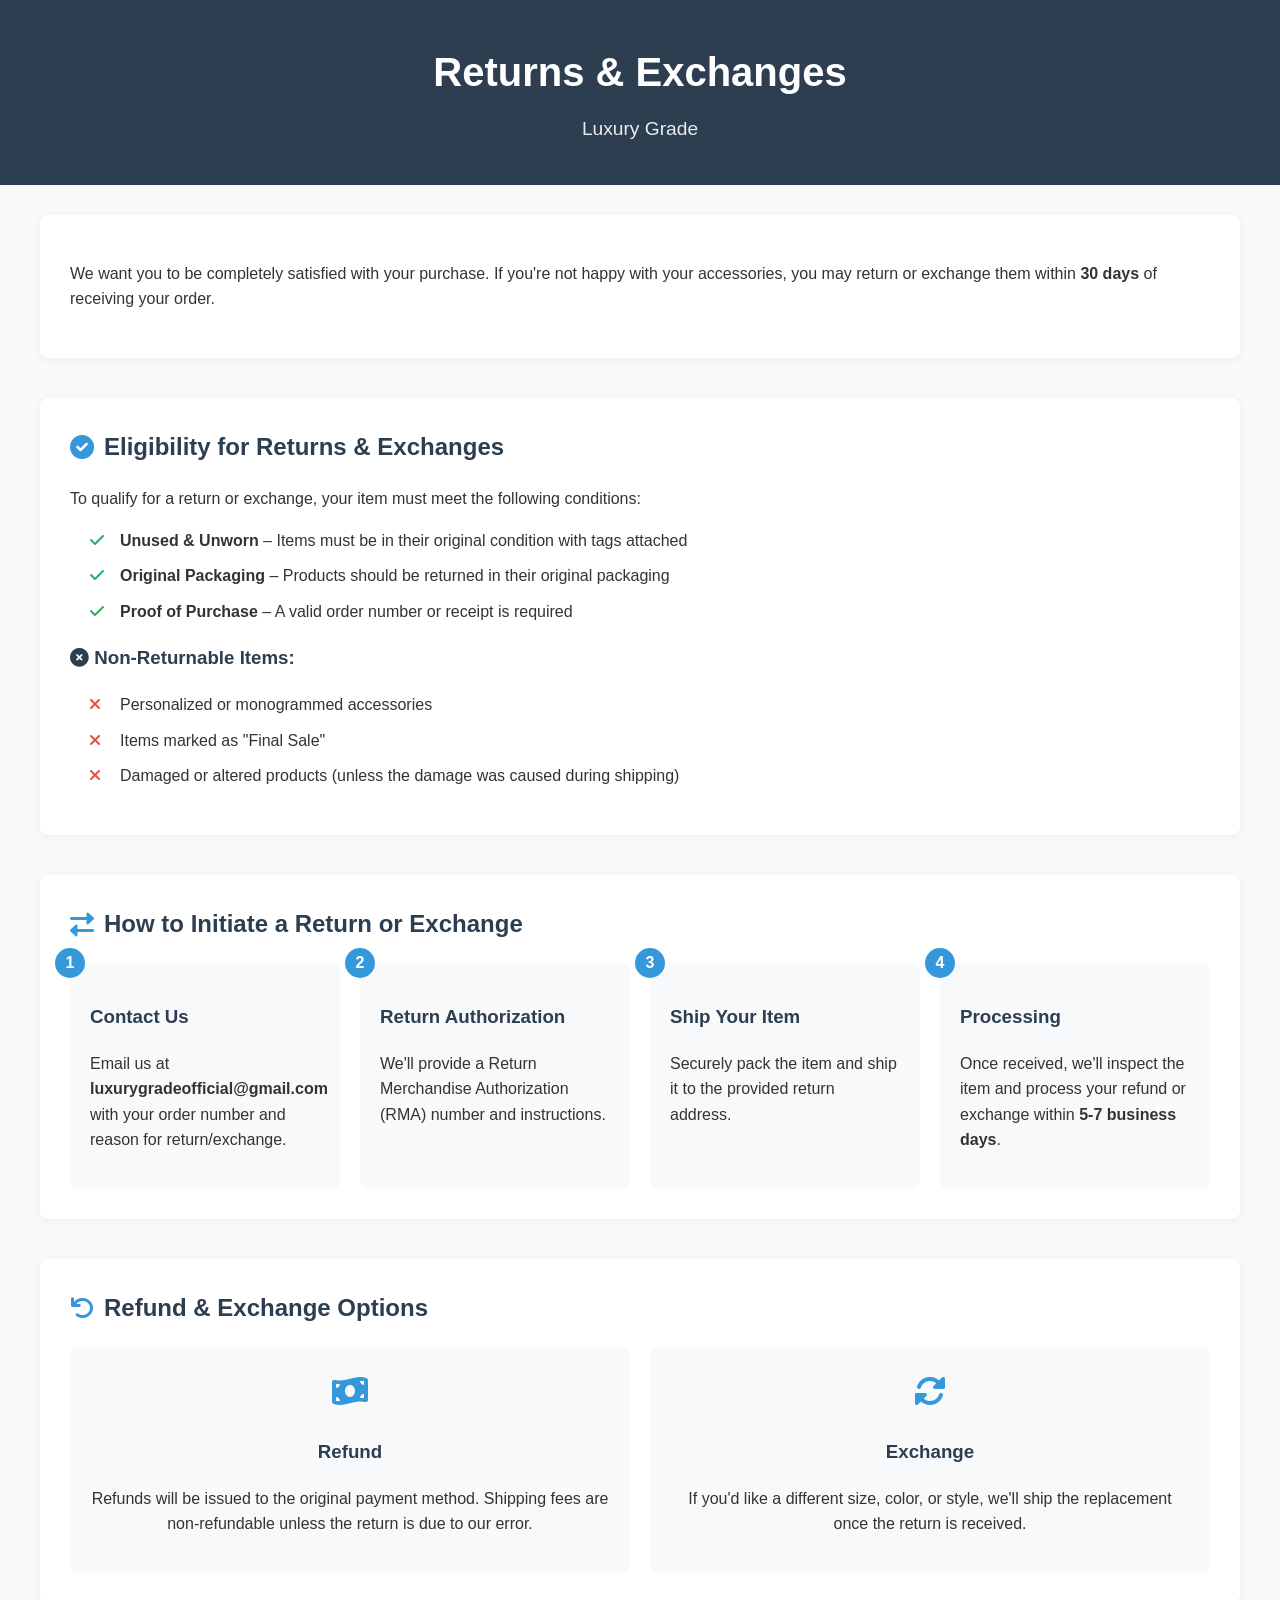
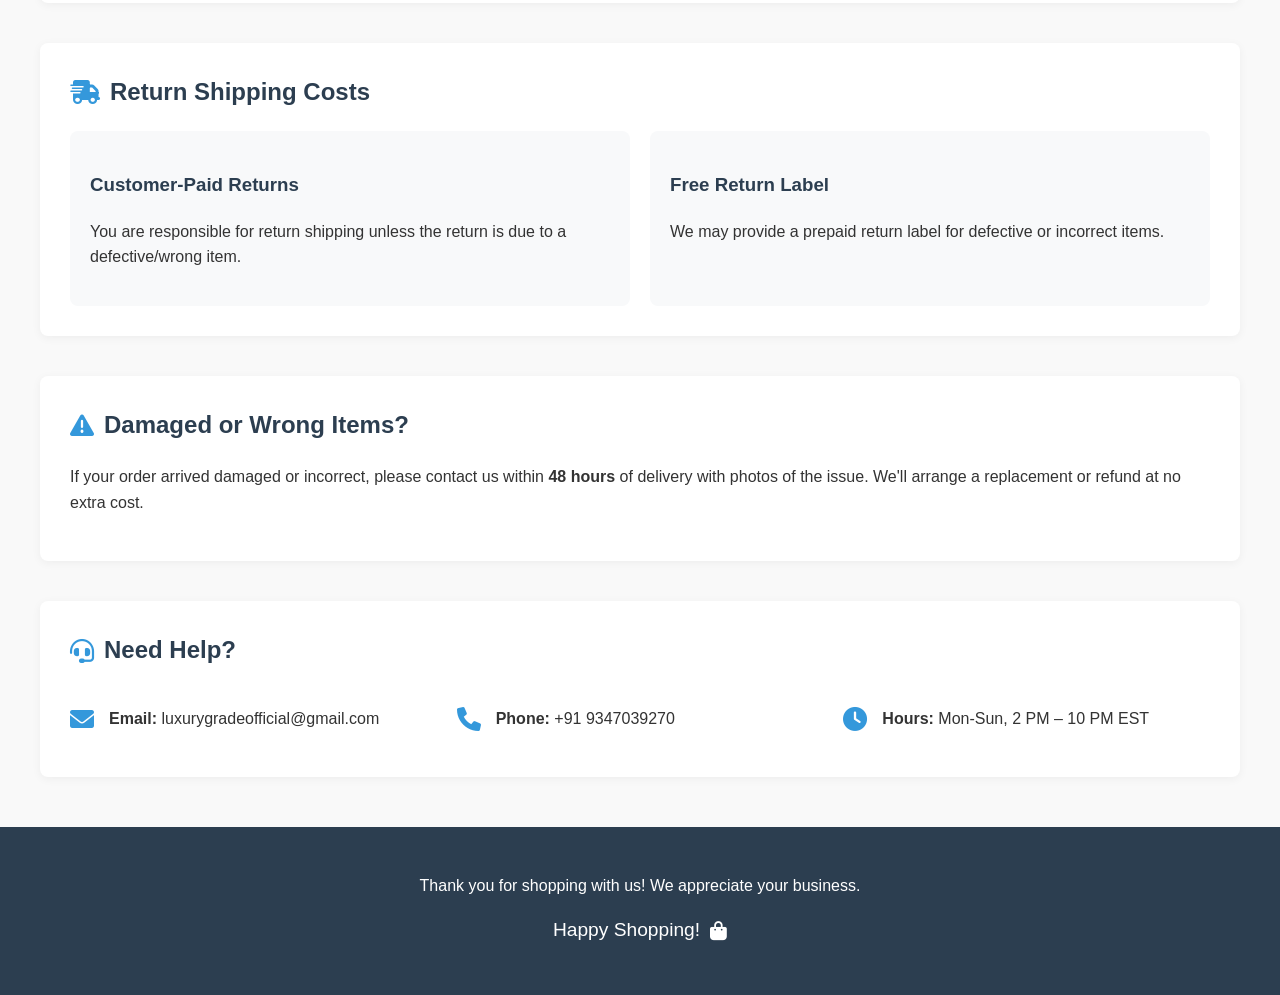
<file: website/return.html>
<!DOCTYPE html>
<html lang="en">
<head>
    <meta charset="UTF-8">
    <meta name="viewport" content="width=device-width, initial-scale=1.0">
    <title>Returns & Exchanges - Luxury Grade</title>
    <link rel="stylesheet" href="return.css">
    <link rel="icon" href="logo.jpg" type="image/x-icon">
    <link rel="stylesheet" href="https://cdnjs.cloudflare.com/ajax/libs/font-awesome/6.0.0-beta3/css/all.min.css">
</head>
<body>
    <header>
        <div class="container">
            <h1>Returns & Exchanges</h1>
            <p>Luxury Grade</p>
        </div>
    </header>

    <main class="container">
        <section class="intro">
            <p>We want you to be completely satisfied with your purchase. If you're not happy with your accessories, you may return or exchange them within <strong>30 days</strong> of receiving your order.</p>
        </section>

        <section class="policy-section">
            <h2><i class="fas fa-check-circle"></i> Eligibility for Returns & Exchanges</h2>
            <p>To qualify for a return or exchange, your item must meet the following conditions:</p>
            <ul class="check-list">
                <li><strong>Unused & Unworn</strong> – Items must be in their original condition with tags attached</li>
                <li><strong>Original Packaging</strong> – Products should be returned in their original packaging</li>
                <li><strong>Proof of Purchase</strong> – A valid order number or receipt is required</li>
            </ul>

            <div class="non-returnable">
                <h3><i class="fas fa-times-circle"></i> Non-Returnable Items:</h3>
                <ul class="cross-list">
                    <li>Personalized or monogrammed accessories</li>
                    <li>Items marked as "Final Sale"</li>
                    <li>Damaged or altered products (unless the damage was caused during shipping)</li>
                </ul>
            </div>
        </section>

        <section class="process-section">
            <h2><i class="fas fa-exchange-alt"></i> How to Initiate a Return or Exchange</h2>
            <div class="process-steps">
                <div class="step">
                    <div class="step-number">1</div>
                    <h3>Contact Us</h3>
                    <p>Email us at <strong>luxurygradeofficial@gmail.com</strong> with your order number and reason for return/exchange.</p>
                </div>
                <div class="step">
                    <div class="step-number">2</div>
                    <h3>Return Authorization</h3>
                    <p>We'll provide a Return Merchandise Authorization (RMA) number and instructions.</p>
                </div>
                <div class="step">
                    <div class="step-number">3</div>
                    <h3>Ship Your Item</h3>
                    <p>Securely pack the item and ship it to the provided return address.</p>
                </div>
                <div class="step">
                    <div class="step-number">4</div>
                    <h3>Processing</h3>
                    <p>Once received, we'll inspect the item and process your refund or exchange within <strong>5-7 business days</strong>.</p>
                </div>
            </div>
        </section>

        <section class="options-section">
            <h2><i class="fas fa-undo"></i> Refund & Exchange Options</h2>
            <div class="options">
                <div class="option">
                    <div class="option-icon"><i class="fas fa-money-bill-wave"></i></div>
                    <h3>Refund</h3>
                    <p>Refunds will be issued to the original payment method. Shipping fees are non-refundable unless the return is due to our error.</p>
                </div>
                <div class="option">
                    <div class="option-icon"><i class="fas fa-sync-alt"></i></div>
                    <h3>Exchange</h3>
                    <p>If you'd like a different size, color, or style, we'll ship the replacement once the return is received.</p>
                </div>
            </div>
        </section>

        <section class="shipping-section">
            <h2><i class="fas fa-shipping-fast"></i> Return Shipping Costs</h2>
            <div class="shipping-options">
                <div class="shipping-option">
                    <h3>Customer-Paid Returns</h3>
                    <p>You are responsible for return shipping unless the return is due to a defective/wrong item.</p>
                </div>
                <div class="shipping-option">
                    <h3>Free Return Label</h3>
                    <p>We may provide a prepaid return label for defective or incorrect items.</p>
                </div>
            </div>
        </section>

        <section class="issues-section">
            <h2><i class="fas fa-exclamation-triangle"></i> Damaged or Wrong Items?</h2>
            <p>If your order arrived damaged or incorrect, please contact us within <strong>48 hours</strong> of delivery with photos of the issue. We'll arrange a replacement or refund at no extra cost.</p>
        </section>

        <section class="contact-section">
            <h2><i class="fas fa-headset"></i> Need Help?</h2>
            <div class="contact-methods">
                <div class="contact-method">
                    <i class="fas fa-envelope"></i>
                    <p><strong>Email:</strong> luxurygradeofficial@gmail.com</p>
                </div>
                <div class="contact-method">
                    <i class="fas fa-phone"></i>
                    <p><strong>Phone:</strong> +91 9347039270</p>
                </div>
                <div class="contact-method">
                    <i class="fas fa-clock"></i>
                    <p><strong>Hours:</strong> Mon-Sun, 2 PM – 10 PM EST</p>
                </div>
            </div>
        </section>
    </main>

    <footer>
        <div class="container">
            <p>Thank you for shopping with us! We appreciate your business.</p>
            <p class="happy-shopping">Happy Shopping! <i class="fas fa-shopping-bag"></i></p>
        </div>
    </footer>
</body>
</html>
</file>
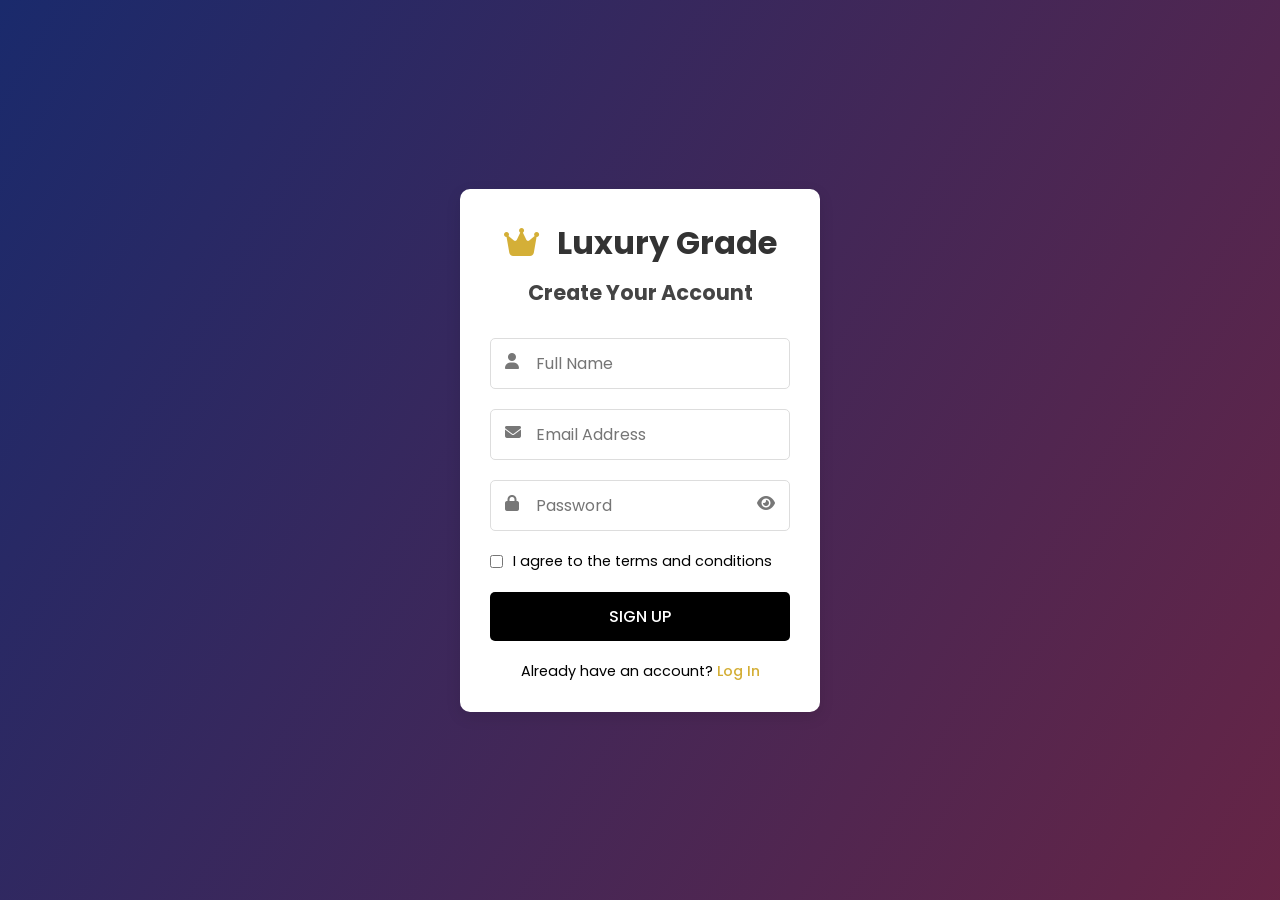
<file: website/signup.html>
<!DOCTYPE html>
<html lang="en">
<head>
    <meta charset="UTF-8">
    <meta name="viewport" content="width=device-width, initial-scale=1.0">
    <title>Sign Up | Luxury Grade</title>
    <link rel="stylesheet" href="signup.css">
    <link rel="icon" href="logo.jpg" type="image/x-icon">
    <link href="https://fonts.googleapis.com/css2?family=Poppins:wght@400;500;600&display=swap" rel="stylesheet">
    <link rel="stylesheet" href="https://cdnjs.cloudflare.com/ajax/libs/font-awesome/6.4.0/css/all.min.css">
</head>
<body>
    <div class="signup-container">
        <div class="signup-box">
            <h1><i class="fas fa-crown"></i> Luxury Grade</h1>
            <h2>Create Your Account</h2>
            
            <form>
                <div class="input-group">
                    <i class="fas fa-user"></i>
                    <input type="text" placeholder="Full Name" required>
                </div>
                
                <div class="input-group">
                    <i class="fas fa-envelope"></i>
                    <input type="email" placeholder="Email Address" required>
                </div>
                
                <div class="input-group">
                    <i class="fas fa-lock"></i>
                    <input type="password" id="password" placeholder="Password" required>
                    <i class="fas fa-eye" onclick="togglePassword()"></i>
                </div>
                
                <div class="terms">
                    <input type="checkbox" id="agree" required>
                    <label for="agree">I agree to the terms and conditions</label>
                </div>
                
                <button type="submit">SIGN UP</button>
                
                <div class="login-link">
                    Already have an account? <a href="login.html">Log In</a>
                </div>
            </form>
        </div>
    </div>

    <script>
        function togglePassword() {
            const password = document.getElementById('password');
            const icon = document.querySelector('.fa-eye');
            if (password.type === 'password') {
                password.type = 'text';
                icon.classList.replace('fa-eye', 'fa-eye-slash');
            } else {
                password.type = 'password';
                icon.classList.replace('fa-eye-slash', 'fa-eye');
            }
        }
    </script>
</body>
</html>
</file>
<file: website/cart.css>
body {
    font-family: 'Poppins', sans-serif;
    margin: 0;
    padding: 0;
    line-height: 1.6;
    background: linear-gradient(135deg, #f5f7fa, #c3cfe2); /* Light gradient background */
    color: #333; /* Dark text for better contrast */
}

header {
    background-color: rgba(26, 26, 26, 0.95);
    color: white;
    padding: 1rem 0;
    text-align: center;
    top: 0;
    z-index: 1000;
    border-bottom: 3px solid #9D0B28; /* Darker red border */
}

header h1 {
    margin: 0;
    font-size: 50px;
}

h2 {
    text-align: center;
    font-size: 40px;
}

nav ul {
    list-style: none;
    padding: 0;
    display: flex;
    justify-content: center;
    margin: 1rem 0 0;
}

nav ul li {
    margin: 0 1rem;
}

nav ul li a {
    color: #fff;
    text-decoration: none;
    font-size: 1.2rem;
    transition: color 0.3s ease;
}

nav ul li a:hover {
    color: #ff6f61; /* Coral color on hover */
}

.box {
    padding: 10px 20px;
    text-decoration: none;
    color: #ffffff;
    background-color: transparent;
    border: 2px solid #008cff;
    border-radius: 5px;
    font-size: 1rem;
    font-weight: 500;
    transition: all 0.3s ease;
}

.box:hover {
    background-color: #008cff;
    color: #ffffff;
    border-color: #005bb5;
    box-shadow: 0 0 10px #008cff, 0 0 20px #008cff, 0 0 30px #008cff;
}

@keyframes glow {
    0% { box-shadow: 0 0 5px #008cff; }
    50% { box-shadow: 0 0 20px #008cff; }
    100% { box-shadow: 0 0 5px #008cff; }
}

.box:hover {
    animation: glow 1.5s infinite;
}

#cart-items {
    display: flex;
    flex-wrap: wrap;
    gap: 1rem;
    justify-content: center; /* Changed from flex-start to center */
    align-items: center; /* Added to vertically center items if needed */
    padding: 1rem;
    margin: 0 auto; /* Center the container itself */
    max-width: 1200px; /* Optional: Set a max width for better layout control */
}

.cart-item {
    flex: 0 0 calc(25% - 1rem); /* Changed from flex: 1 1 to flex: 0 0 for more control */
    display: flex;
    flex-direction: column;
    align-items: center;
    border: 1px solid #ddd;
    padding: 1rem;
    border-radius: 10px;
    background: #ffffff;
    box-shadow: 0 4px 8px rgba(0, 0, 0, 0.1);
    transition: transform 0.3s ease, box-shadow 0.3s ease;
    max-width: 200px;
    margin: 0.5rem; /* Added margin for better spacing */
}

.cart-item:hover {
    transform: translateY(-5px);
    box-shadow: 0 8px 16px rgba(0, 0, 0, 0.2);
}

.cart-item img {
    width: 80px; /* Smaller image width */
    height: 80px; /* Smaller image height */
    object-fit: cover;
    border-radius: 5px;
}

.cart-item h3 {
    font-size: 1rem; /* Smaller heading size */
    margin: 0.5rem 0;
}

.cart-item p {
    font-size: 0.9rem; /* Smaller text size */
    margin: 0.5rem 0;
}

.cart-item button {
    background-color: #ff0000; /* light red color */
    color: white;
    border: none;
    padding: 0.4rem 0.8rem; /* Smaller padding */
    border-radius: 12px;
    cursor: pointer;
    font-size: 0.8rem; /* Smaller font size */
    transition: background 0.3s;
}

.cart-item button:hover {
    background-color: #DC143C; /* Darker red on hover */
}

@media (max-width: 768px) {
    .cart-item {
        flex: 0 0 calc(50% - 1rem); /* 2 items per row */
    }
}

@media (max-width: 480px) {
    .cart-item {
        flex: 0 0 100%; /* 1 item per row */
        max-width: 300px; /* Slightly larger on mobile */
    }
}

#total-price {
    font-size: 1.5rem;
    font-weight: bold;
    margin-bottom: 1rem;
    text-align: center;
}

.cart-actions {
    display: flex;
    flex-direction: column;
    align-items: center;
    justify-content: center;
    gap: 1rem;
    margin-top: 2rem;
    width: 100%;
}

.cart-actions button {
    background-color: #ff0000; /* red color */
    color: white;
    border: none;
    padding: 0.75rem 1.5rem;
    border-radius: 25px;
    cursor: pointer;
    font-size: 1rem;
    transition: background 0.3s;
    width: 200px;
    text-align: center;
}

.cart-actions button:hover {
    background-color: #DC143C; /* darker red on hover */
}

#buy-now-button {
    display: none;
}

@media (max-width: 768px) {
    nav ul {
        flex-direction: column; /* Stack navigation items vertically */
        align-items: center;
    }
    
    nav ul li {
        margin: 0.5rem 0; /* Add vertical spacing between nav items */
    }
    
    .box {
        padding: 8px 16px; /* Slightly smaller padding on mobile */
        font-size: 0.9rem; /* Slightly smaller font */
    }
    
    header h1 {
        font-size: 1.8rem; /* Smaller logo text on mobile */
    }
}

@media (max-width: 480px) {
    .box {
        width: 100%; /* Full width buttons on smallest screens */
        text-align: center;
        margin: 0.25rem 0; /* Add spacing between stacked buttons */
    }
    
    .cart-item {
        width: 90%; /* Wider cards on mobile */
        max-width: none; /* Remove max-width restriction */
    }
}
</file>
<file: website/checkout.css>
body {
    font-family: 'Poppins', sans-serif;
    margin: 0;
    padding: 0;
    line-height: 1.6;
    background: linear-gradient(135deg, #e0f7fa, #b2ebf2);
    color: #333;
}

header {
    background: #0f1111;
    color: #fff;
    padding: 1rem 0;
    text-align: center;
    top: 0;
    z-index: 1000;
}

header h1 {
    margin: 0;
    font-size: 50px;
}

h2 {
    text-align: center;
    font-size: 40px;
    margin-bottom: 2rem;
}

nav ul {
    list-style: none;
    padding: 0;
    display: flex;
    justify-content: center;
    margin: 1rem 0 0;
}

nav ul li {
    margin: 0 1rem;
}

nav ul li a {
    color: #fff;
    text-decoration: none;
    font-size: 1.2rem;
    transition: color 0.3s ease;
}

nav ul li a:hover {
    color: #ff6f61;
}

.box {
    padding: 10px 20px;
    text-decoration: none;
    color: #ffffff;
    background-color: transparent;
    border: 2px solid #008cff;
    border-radius: 5px;
    font-size: 1rem;
    font-weight: 500;
    transition: all 0.3s ease;
}

.box:hover {
    background-color: #008cff;
    color: #ffffff;
    border-color: #005bb5;
    box-shadow: 0 0 10px #008cff, 0 0 20px #008cff, 0 0 30px #008cff;
}

#checkout {
    padding: 2rem 0;
}

#checkout-form {
    max-width: 600px;
    margin: 0 auto;
    padding: 1rem;
    background: #fff;
    border-radius: 10px;
    box-shadow: 0 4px 15px rgba(0, 0, 0, 0.1);
}

.form-group {
  margin-bottom: 15px; /* Adjust as needed */
  overflow: hidden; /* Hide overflowing content */
}

.form-group input, .form-group textarea {
  width: 100%; /* Ensure inputs don't overflow */
  box-sizing: border-box; /* Include padding and border in width */
}

.form-group label {
    display: block;
    margin-bottom: 0.5rem;
    font-weight: 500;
}

.form-group input {
    width: 100%;
    padding: 0.75rem;
    border: 1px solid #ddd;
    border-radius: 5px;
    font-size: 1rem;
}

.btn {
    background: #4caf50;
    color: #fff;
    padding: 0.75rem 1.5rem;
    border: none;
    border-radius: 5px;
    font-size: 1rem;
    cursor: pointer;
    transition: background 0.3s;
    width: 100%;
}

.btn:hover {
    background: #45a049;
}

footer {
    background: #0f1111;
    color: navajowhite;
    text-align: center;
    padding: 2rem 0;
    width: 100%;
    position: relative;
    bottom: 0;
    left: 0;
    margin-top: 2rem;
}

footer p {
    margin: 0;
}

@media (max-width: 768px) {
    nav ul {
        flex-direction: column; /* Stack navigation items vertically */
        align-items: center;
    }
    
    nav ul li {
        margin: 0.5rem 0; /* Add vertical spacing between nav items */
    }
    
    .box {
        padding: 8px 16px; /* Slightly smaller padding on mobile */
        font-size: 0.9rem; /* Slightly smaller font */
    }
    
    header h1 {
        font-size: 1.8rem; /* Smaller logo text on mobile */
    }
}
</file>
<file: website/faq.css>
/* ===== Global Styles ===== */
:root {
    --primary: #2a324b;       /* Dark navy blue */
    --secondary: #f7c35f;     /* Gold accent */
    --accent: #e63946;        /* Coral red */
    --text-dark: #333333;     /* Dark gray for text */
    --text-light: #f8f9fa;    /* Off-white */
    --bg-light: #ffffff;      /* Pure white */
    --bg-dark: #1a1a1a;       /* Near black */
    --border-color: #e0e0e0;  /* Light gray */
    --transition: all 0.3s ease;
}

* {
    margin: 0;
    padding: 0;
    box-sizing: border-box;
}

body {
    font-family: 'Poppins', sans-serif;
    line-height: 1.6;
    color: var(--text-dark);
    background-color: var(--bg-light);
    padding-top: 80px;
}

.container {
    width: 90%;
    max-width: 1200px;
    margin: 0 auto;
    padding: 0 15px;
}

a {
    text-decoration: none;
    color: inherit;
}

/* ===== Header Styles ===== */
.main-header {
    background-color: var(--bg-dark);
    color: var(--text-light);
    position: fixed;
    width: 100%;
    top: 0;
    left: 0;
    z-index: 1000;
    box-shadow: 0 2px 10px rgba(0, 0, 0, 0.1);
}

.main-header .container {
    display: flex;
    justify-content: space-between;
    align-items: center;
    padding: 15px 0;
}

.logo h1 {
    font-size: 1.8rem;
    color: var(--secondary);
    font-weight: 700;
}

.main-nav ul {
    display: flex;
    list-style: none;
}

.main-nav li {
    margin-left: 30px;
}

.main-nav a {
    color: var(--text-light);
    font-weight: 500;
    transition: var(--transition);
    position: relative;
}

.main-nav a.active,
.main-nav a:hover {
    color: var(--secondary);
}

.main-nav a.active:after {
    content: '';
    position: absolute;
    bottom: -5px;
    left: 0;
    width: 100%;
    height: 2px;
    background-color: var(--secondary);
}

.mobile-menu-toggle {
    display: none;
    color: white;
    font-size: 1.5rem;
    cursor: pointer;
}

/* ===== FAQ Hero Section ===== */
.faq-hero {
    background: linear-gradient(rgba(0, 0, 0, 0.7), rgba(0, 0, 0, 0.7)), 
                url('https://images.unsplash.com/photo-1554412933-514a83d2f3c8?ixlib=rb-1.2.1&auto=format&fit=crop&w=1350&q=80') no-repeat center center/cover;
    color: white;
    text-align: center;
    padding: 100px 0;
}

.faq-hero h2 {
    font-size: 2.5rem;
    margin-bottom: 20px;
}

.faq-hero p {
    font-size: 1.2rem;
    max-width: 700px;
    margin: 0 auto;
}

/* ===== FAQ Content ===== */
.faq-content {
    padding: 80px 0;
}

.faq-intro {
    text-align: center;
    margin-bottom: 40px;
}

.faq-intro p {
    font-size: 1.1rem;
    color: #666;
}

.faq-intro a {
    color: var(--primary);
    font-weight: 500;
    transition: var(--transition);
}

.faq-intro a:hover {
    color: var(--accent);
}

/* FAQ Categories */
.faq-categories {
    display: flex;
    flex-wrap: wrap;
    gap: 10px;
    margin-bottom: 40px;
    justify-content: center;
}

.category-btn {
    padding: 10px 20px;
    background-color: var(--bg-light);
    border: 1px solid var(--border-color);
    border-radius: 30px;
    cursor: pointer;
    transition: var(--transition);
    font-weight: 500;
}

.category-btn:hover,
.category-btn.active {
    background-color: var(--primary);
    color: var(--text-light);
    border-color: var(--primary);
}

/* FAQ Accordion */
.faq-accordion {
    max-width: 800px;
    margin: 0 auto 60px;
}

.faq-item {
    border: 1px solid var(--border-color);
    border-radius: 8px;
    margin-bottom: 15px;
    overflow: hidden;
    transition: var(--transition);
}

.faq-item:hover {
    border-color: var(--primary);
}

.faq-question {
    width: 100%;
    padding: 20px;
    text-align: left;
    background-color: var(--bg-light);
    border: none;
    display: flex;
    justify-content: space-between;
    align-items: center;
    cursor: pointer;
    font-weight: 500;
    font-size: 1.1rem;
    transition: var(--transition);
}

.faq-question:hover {
    background-color: #f9f9f9;
}

.faq-question i {
    transition: var(--transition);
}

.faq-question.active i {
    transform: rotate(180deg);
}

.faq-answer {
    max-height: 0;
    overflow: hidden;
    transition: max-height 0.3s ease-out;
    padding: 0 20px;
    background-color: #f9f9f9;
}

.faq-answer p {
    padding: 20px 0;
    color: #555;
    line-height: 1.7;
}

/* Additional Help Section */
.additional-help {
    text-align: center;
    padding: 40px 20px;
    background-color: #f9f9f9;
    border-radius: 8px;
    max-width: 800px;
    margin: 0 auto;
}

.additional-help h3 {
    margin-bottom: 15px;
    color: var(--primary);
}

.additional-help p {
    margin-bottom: 30px;
    color: #666;
}

.help-options {
    display: flex;
    justify-content: center;
    gap: 20px;
    flex-wrap: wrap;
}

.help-option {
    display: flex;
    align-items: center;
    gap: 10px;
    padding: 12px 25px;
    background-color: var(--primary);
    color: white;
    border-radius: 30px;
    transition: var(--transition);
}

.help-option:hover {
    background-color: var(--accent);
    transform: translateY(-3px);
}

.help-option i {
    font-size: 1.2rem;
}

/* ===== Footer Styles ===== */
.main-footer {
    background-color: var(--bg-dark);
    color: var(--text-light);
    padding: 60px 0 0;
}

.footer-content {
    display: grid;
    grid-template-columns: repeat(auto-fit, minmax(250px, 1fr));
    gap: 30px;
    margin-bottom: 40px;
}

.footer-section h4 {
    font-size: 1.2rem;
    margin-bottom: 20px;
    color: var(--secondary);
    position: relative;
    padding-bottom: 10px;
}

.footer-section h4:after {
    content: '';
    position: absolute;
    bottom: 0;
    left: 0;
    width: 40px;
    height: 2px;
    background-color: var(--secondary);
}

.footer-section p {
    margin-bottom: 15px;
    line-height: 1.6;
}

.footer-section ul {
    list-style: none;
}

.footer-section ul li {
    margin-bottom: 10px;
}

.footer-section ul li a {
    color: var(--text-light);
    transition: var(--transition);
}

.footer-section ul li a:hover {
    color: var(--secondary);
}

.social-links {
    display: flex;
    gap: 15px;
}

.social-links a {
    display: inline-flex;
    align-items: center;
    justify-content: center;
    width: 40px;
    height: 40px;
    background-color: rgba(255, 255, 255, 0.1);
    border-radius: 50%;
    color: var(--text-light);
    transition: var(--transition);
}

.social-links a:hover {
    background-color: var(--secondary);
    color: var(--bg-dark);
}

.footer-bottom {
    border-top: 1px solid rgba(255, 255, 255, 0.1);
    padding-top: 20px;
    text-align: center;
}

/* ===== Responsive Styles ===== */
@media (max-width: 768px) {
    .main-nav {
        display: none;
    }
    
    .mobile-menu-toggle {
        display: block;
    }
    
    .faq-hero h2 {
        font-size: 2rem;
    }
    
    .faq-hero p {
        font-size: 1rem;
    }
    
    .faq-categories {
        justify-content: flex-start;
    }
    
    .help-options {
        flex-direction: column;
        align-items: center;
    }
    
    .help-option {
        width: 100%;
        max-width: 250px;
        justify-content: center;
    }
}
</file>
<file: website/login.css>
* {
            margin: 0;
            padding: 0;
            box-sizing: border-box;
            font-family: 'Poppins', sans-serif;
        }

        body {
            background: #f5f5f5;
            display: flex;
            justify-content: center;
            align-items: center;
            min-height: 100vh;
            background: linear-gradient(120deg, #1a2a6c, #b21f1f, #fdbb2d);
            background-size: 400% 400%;
            animation: gradient 10s ease infinite;
        }

        @keyframes gradient {
            0% { background-position: 0% 50%; }
            50% { background-position: 100% 50%; }
            100% { background-position: 0% 50%; }
        }

        .login-container {
            width: 100%;
            max-width: 400px;
            padding: 20px;
        }

        .login-box {
            background: white;
            padding: 30px;
            border-radius: 10px;
            box-shadow: 0 5px 15px rgba(0,0,0,0.1);
        }

        .login-box h1 {
            color: #333;
            text-align: center;
            margin-bottom: 10px;
        }

        .login-box h1 i {
            color: #d4af37;
            margin-right: 10px;
        }

        .login-box h2 {
            color: #444;
            text-align: center;
            margin-bottom: 30px;
            font-size: 1.3rem;
        }

        .input-group {
            position: relative;
            margin-bottom: 20px;
        }

        .input-group input {
            width: 100%;
            padding: 12px 40px 12px 12px;
            border: 1px solid #ddd;
            border-radius: 5px;
            font-size: 1rem;
            transition: border-color 0.3s;
        }

        .input-group input:focus {
            border-color: #d4af37;
            outline: none;
        }

        .input-group i {
            position: absolute;
            right: 15px;
            top: 50%;
            transform: translateY(-50%);
            color: #777;
            cursor: pointer;
        }

        .options {
            display: flex;
            justify-content: space-between;
            align-items: center;
            margin: 20px 0;
            font-size: 0.9rem;
        }

        .options a {
            color: #d4af37;
            text-decoration: none;
        }

        .options label {
            display: flex;
            align-items: center;
            color: #555;
        }

        .options input[type="checkbox"] {
            margin-right: 5px;
        }

        button {
            width: 100%;
            padding: 12px;
            background: #000;
            color: white;
            border: none;
            border-radius: 5px;
            font-size: 1rem;
            font-weight: 500;
            cursor: pointer;
            transition: background 0.3s;
        }

        button:hover {
            background: #333;
        }

        .signup-link {
            text-align: center;
            margin-top: 20px;
            font-size: 0.9rem;
        }

        .signup-link a {
            color: #d4af37;
            text-decoration: none;
            font-weight: 500;
        }

        .divider {
            display: flex;
            align-items: center;
            margin: 20px 0;
        }

        .divider span {
            flex: 1;
            height: 1px;
            background: #ddd;
        }

        .divider p {
            padding: 0 15px;
            color: #777;
            font-size: 0.9rem;
        }

        .social-login {
            display: flex;
            justify-content: center;
            gap: 15px;
            margin-top: 15px;
        }

        .social-btn {
            width: 45px;
            height: 45px;
            border-radius: 50%;
            display: flex;
            align-items: center;
            justify-content: center;
            color: white;
            font-size: 1.2rem;
            cursor: pointer;
            transition: transform 0.3s;
        }

        .social-btn:hover {
            transform: translateY(-3px);
        }

        .facebook {
            background: #3b5998;
        }

        .google {
            background: #db4a39;
        }

        .twitter {
            background: #1da1f2;
        }

        @media (max-width: 480px) {
            .login-box {
                padding: 20px;
            }
            
            .options {
                flex-direction: column;
                gap: 10px;
                align-items: flex-start;
            }
        }
</file>
<file: website/policies.css>
/* Base Styles */
:root {
    --primary-color: #2c3e50;
    --secondary-color: #34495e;
    --accent-color: #e74c3c;
    --light-color: #ecf0f1;
    --dark-color: #2c3e50;
    --text-color: #333;
    --text-light: #7f8c8d;
    --border-radius: 4px;
    --box-shadow: 0 2px 10px rgba(0, 0, 0, 0.1);
    --transition: all 0.3s ease;
}

* {
    margin: 0;
    padding: 0;
    box-sizing: border-box;
}

body {
    font-family: 'Segoe UI', Tahoma, Geneva, Verdana, sans-serif;
    line-height: 1.6;
    color: var(--text-color);
    background-color: #f9f9f9;
}

.container {
    width: 90%;
    max-width: 1200px;
    margin: 0 auto;
    padding: 0 15px;
}

a {
    text-decoration: none;
    color: var(--primary-color);
    transition: var(--transition);
}

a:hover {
    color: var(--accent-color);
}

img {
    max-width: 100%;
    height: auto;
}

.btn {
    display: inline-block;
    padding: 10px 20px;
    border-radius: var(--border-radius);
    font-weight: 600;
    text-align: center;
    transition: var(--transition);
    border: none;
    cursor: pointer;
}

.btn-primary {
    background-color: var(--accent-color);
    color: white;
}

.btn-primary:hover {
    background-color: #c0392b;
    transform: translateY(-2px);
}

.btn-secondary {
    background-color: var(--primary-color);
    color: white;
}

.btn-secondary:hover {
    background-color: var(--secondary-color);
    transform: translateY(-2px);
}

/* Header Styles */
.policies-header {
    background-color: var(--primary-color);
    color: white;
    padding: 60px 0;
    text-align: center;
    background-image: linear-gradient(rgba(0, 0, 0, 0.6), rgba(0, 0, 0, 0.6)), url('https://via.placeholder.com/1920x600');
    background-size: cover;
    background-position: center;
}

.policies-header h1 {
    font-size: 2.5rem;
    margin-bottom: 15px;
}

.policies-header p {
    font-size: 1.2rem;
    opacity: 0.9;
}

/* Breadcrumb Navigation */
.breadcrumb {
    background-color: var(--light-color);
    padding: 15px 0;
    margin-bottom: 30px;
}

.breadcrumb ul {
    display: flex;
    list-style: none;
}

.breadcrumb li {
    margin-right: 10px;
    font-size: 0.9rem;
}

.breadcrumb li:after {
    content: '/';
    margin-left: 10px;
    color: var(--text-light);
}

.breadcrumb li:last-child:after {
    content: '';
}

.breadcrumb li span {
    color: var(--accent-color);
    font-weight: 600;
}

/* Main Content Layout */
.policies-container {
    display: flex;
    gap: 30px;
    margin-bottom: 50px;
}

.policies-sidebar {
    flex: 0 0 250px;
}

.policies-content {
    flex: 1;
}

/* Sidebar Styles */
.policies-sidebar h3 {
    font-size: 1.2rem;
    margin-bottom: 20px;
    padding-bottom: 10px;
    border-bottom: 2px solid var(--light-color);
}

.policies-sidebar ul {
    list-style: none;
    margin-bottom: 30px;
}

.policies-sidebar li {
    margin-bottom: 10px;
}

.policies-sidebar a {
    display: block;
    padding: 8px 10px;
    border-radius: var(--border-radius);
}

.policies-sidebar a:hover {
    background-color: var(--light-color);
    padding-left: 15px;
}

.sidebar-help {
    background-color: var(--light-color);
    padding: 20px;
    border-radius: var(--border-radius);
    margin-top: 30px;
}

.sidebar-help h4 {
    font-size: 1.1rem;
    margin-bottom: 10px;
    color: var(--primary-color);
}

.sidebar-help p {
    font-size: 0.9rem;
    margin-bottom: 15px;
    color: var(--text-light);
}

/* Policy Section Styles */
.policy-section {
    margin-bottom: 50px;
    padding-bottom: 30px;
    border-bottom: 1px solid #eee;
}

.policy-section:last-child {
    border-bottom: none;
}

.policy-section h2 {
    font-size: 1.8rem;
    margin-bottom: 20px;
    color: var(--primary-color);
    display: flex;
    align-items: center;
}

.policy-section h2 i {
    margin-right: 10px;
    color: var(--accent-color);
}

/* Policy Card Styles */
.policy-card {
    background-color: white;
    padding: 20px;
    border-radius: var(--border-radius);
    margin-bottom: 20px;
    box-shadow: var(--box-shadow);
}

.policy-card h3 {
    font-size: 1.3rem;
    margin-bottom: 15px;
    color: var(--secondary-color);
}

.policy-card p {
    margin-bottom: 15px;
}

.note {
    font-size: 0.9rem;
    color: var(--text-light);
    font-style: italic;
    margin-top: 10px;
}

/* Policy List Styles */
.policy-list {
    list-style-position: inside;
    margin: 15px 0;
}

.policy-list li {
    margin-bottom: 8px;
    padding-left: 5px;
}

.policy-list strong {
    color: var(--primary-color);
}

/* Policy Steps (Numbered List) */
.policy-steps {
    list-style-type: none;
    counter-reset: step-counter;
    margin: 15px 0;
}

.policy-steps li {
    margin-bottom: 10px;
    position: relative;
    padding-left: 30px;
}

.policy-steps li:before {
    counter-increment: step-counter;
    content: counter(step-counter);
    position: absolute;
    left: 0;
    top: 0;
    background-color: var(--accent-color);
    color: white;
    width: 22px;
    height: 22px;
    border-radius: 50%;
    display: flex;
    align-items: center;
    justify-content: center;
    font-size: 0.8rem;
    font-weight: bold;
}

/* Policy Table Styles */
.policy-table {
    width: 100%;
    border-collapse: collapse;
    margin: 15px 0;
    font-size: 0.95rem;
}

.policy-table th, .policy-table td {
    padding: 12px 15px;
    text-align: left;
    border-bottom: 1px solid #ddd;
}

.policy-table th {
    background-color: var(--light-color);
    color: var(--primary-color);
    font-weight: 600;
}

.policy-table tr:hover {
    background-color: #f5f5f5;
}

/* Payment Methods Grid */
.payment-methods {
    display: grid;
    grid-template-columns: repeat(auto-fill, minmax(150px, 1fr));
    gap: 15px;
    margin: 20px 0;
}

.payment-method {
    display: flex;
    align-items: center;
    gap: 10px;
    padding: 10px;
    background-color: #f9f9f9;
    border-radius: var(--border-radius);
}

.payment-method i {
    font-size: 1.5rem;
    color: var(--primary-color);
}

/* CTA Section */
.policies-cta {
    background-color: var(--primary-color);
    color: white;
    padding: 60px 0;
    text-align: center;
    margin-bottom: 50px;
}

.policies-cta h2 {
    font-size: 2rem;
    margin-bottom: 15px;
}

.policies-cta p {
    font-size: 1.2rem;
    margin-bottom: 30px;
    opacity: 0.9;
}

.cta-buttons {
    display: flex;
    justify-content: center;
    gap: 20px;
}

/* Footer Styles */
.policies-footer {
    background-color: var(--dark-color);
    color: white;
    padding: 50px 0 0;
}

.footer-links {
    display: grid;
    grid-template-columns: repeat(auto-fit, minmax(200px, 1fr));
    gap: 30px;
    margin-bottom: 40px;
}

.footer-column h4 {
    font-size: 1.2rem;
    margin-bottom: 20px;
    padding-bottom: 10px;
    border-bottom: 2px solid rgba(255, 255, 255, 0.1);
}

.footer-column ul {
    list-style: none;
}

.footer-column li {
    margin-bottom: 10px;
}

.footer-column a {
    color: #ecf0f1;
    transition: var(--transition);
}

.footer-column a:hover {
    color: var(--accent-color);
    padding-left: 5px;
}

.social-links {
    display: flex;
    gap: 15px;
    margin-bottom: 20px;
}

.social-links a {
    display: flex;
    align-items: center;
    justify-content: center;
    width: 40px;
    height: 40px;
    background-color: rgba(255, 255, 255, 0.1);
    border-radius: 50%;
    color: white;
    transition: var(--transition);
}

.social-links a:hover {
    background-color: var(--accent-color);
    transform: translateY(-3px);
}

.newsletter-form {
    display: flex;
    margin-top: 15px;
}

.newsletter-form input {
    flex: 1;
    padding: 10px;
    border: none;
    border-radius: var(--border-radius) 0 0 var(--border-radius);
}

.newsletter-form button {
    padding: 0 15px;
    background-color: var(--accent-color);
    color: white;
    border: none;
    border-radius: 0 var(--border-radius) var(--border-radius) 0;
    cursor: pointer;
    transition: var(--transition);
}

.newsletter-form button:hover {
    background-color: #c0392b;
}

.footer-bottom {
    padding: 20px 0;
    border-top: 1px solid rgba(255, 255, 255, 0.1);
    display: flex;
    justify-content: space-between;
    align-items: center;
    font-size: 0.9rem;
    color: var(--text-light);
}

.legal-links {
    display: flex;
    gap: 20px;
}

.legal-links a {
    color: var(--text-light);
}

.legal-links a:hover {
    color: white;
}

/* Responsive Styles */
@media (max-width: 992px) {
    .policies-container {
        flex-direction: column;
    }
    
    .policies-sidebar {
        flex: 1;
        margin-bottom: 30px;
    }
    
    .payment-methods {
        grid-template-columns: repeat(auto-fill, minmax(120px, 1fr));
    }
}

@media (max-width: 768px) {
    .policies-header h1 {
        font-size: 2rem;
    }
    
    .policies-header p {
        font-size: 1rem;
    }
    
    .cta-buttons {
        flex-direction: column;
        align-items: center;
    }
    
    .policy-table {
        display: block;
        overflow-x: auto;
    }
}

@media (max-width: 576px) {
    .policies-header {
        padding: 40px 0;
    }
    
    .footer-bottom {
        flex-direction: column;
        text-align: center;
        gap: 10px;
    }
    
    .legal-links {
        justify-content: center;
    }
    
    .payment-methods {
        grid-template-columns: repeat(2, 1fr);
    }
}
</file>
<file: website/return.css>
/* Global Styles */
body {
    font-family: 'Arial', sans-serif;
    line-height: 1.6;
    color: #333;
    margin: 0;
    padding: 0;
    background-color: #f9f9f9;
}

.container {
    max-width: 1200px;
    margin: 0 auto;
    padding: 0 20px;
}

/* Header Styles */
header {
    background-color: #2c3e50;
    color: white;
    padding: 40px 0;
    text-align: center;
    margin-bottom: 30px;
}

header h1 {
    margin: 0;
    font-size: 2.5rem;
}

header p {
    margin: 10px 0 0;
    font-size: 1.2rem;
    opacity: 0.9;
}

/* Section Styles */
section {
    margin-bottom: 40px;
    background: white;
    padding: 30px;
    border-radius: 8px;
    box-shadow: 0 2px 10px rgba(0,0,0,0.05);
}

h2 {
    color: #2c3e50;
    margin-top: 0;
    display: flex;
    align-items: center;
    gap: 10px;
}

h2 i {
    color: #3498db;
}

h3 {
    color: #2c3e50;
}

/* Lists */
ul {
    padding-left: 20px;
}

.check-list li {
    list-style-type: none;
    position: relative;
    padding-left: 30px;
    margin-bottom: 10px;
}

.check-list li:before {
    content: "\f00c";
    font-family: "Font Awesome 6 Free";
    font-weight: 900;
    color: #27ae60;
    position: absolute;
    left: 0;
}

.cross-list li {
    list-style-type: none;
    position: relative;
    padding-left: 30px;
    margin-bottom: 10px;
}

.cross-list li:before {
    content: "\f00d";
    font-family: "Font Awesome 6 Free";
    font-weight: 900;
    color: #e74c3c;
    position: absolute;
    left: 0;
}

/* Process Steps */
.process-steps {
    display: grid;
    grid-template-columns: repeat(auto-fit, minmax(250px, 1fr));
    gap: 20px;
    margin-top: 20px;
}

.step {
    background: #f8f9fa;
    padding: 20px;
    border-radius: 8px;
    position: relative;
}

.step-number {
    position: absolute;
    top: -15px;
    left: -15px;
    background: #3498db;
    color: white;
    width: 30px;
    height: 30px;
    border-radius: 50%;
    display: flex;
    align-items: center;
    justify-content: center;
    font-weight: bold;
}

/* Options Section */
.options {
    display: grid;
    grid-template-columns: repeat(auto-fit, minmax(300px, 1fr));
    gap: 20px;
    margin-top: 20px;
}

.option {
    background: #f8f9fa;
    padding: 20px;
    border-radius: 8px;
    text-align: center;
}

.option-icon {
    font-size: 2rem;
    color: #3498db;
    margin-bottom: 15px;
}

/* Shipping Section */
.shipping-options {
    display: grid;
    grid-template-columns: repeat(auto-fit, minmax(300px, 1fr));
    gap: 20px;
    margin-top: 20px;
}

.shipping-option {
    background: #f8f9fa;
    padding: 20px;
    border-radius: 8px;
}

/* Contact Section */
.contact-methods {
    display: grid;
    grid-template-columns: repeat(auto-fit, minmax(250px, 1fr));
    gap: 20px;
    margin-top: 20px;
}

.contact-method {
    display: flex;
    align-items: center;
    gap: 15px;
}

.contact-method i {
    font-size: 1.5rem;
    color: #3498db;
}

/* Footer */
footer {
    background-color: #2c3e50;
    color: white;
    padding: 30px 0;
    text-align: center;
    margin-top: 50px;
}

.happy-shopping {
    font-size: 1.2rem;
    margin-top: 15px;
    display: flex;
    align-items: center;
    justify-content: center;
    gap: 10px;
}

/* Responsive Adjustments */
@media (max-width: 768px) {
    .process-steps, .options, .shipping-options, .contact-methods {
        grid-template-columns: 1fr;
    }
    
    header h1 {
        font-size: 2rem;
    }
}
</file>
<file: website/signup.css>
* {
    margin: 0;
    padding: 0;
    box-sizing: border-box;
    font-family: 'Poppins', sans-serif;
}

body {
    background: #f5f5f5;
    display: flex;
    justify-content: center;
    align-items: center;
    min-height: 100vh;
    background: linear-gradient(120deg, #1a2a6c, #b21f1f, #fdbb2d);
    background-size: 400% 400%;
    animation: gradient 10s ease infinite;
}

@keyframes gradient {
    0% {
        background-position: 0% 50%;
    }

    50% {
        background-position: 100% 50%;
    }

    100% {
        background-position: 0% 50%;
    }
}

.signup-container {
    width: 100%;
    max-width: 400px;
    padding: 20px;
}

.signup-box {
    background: white;
    padding: 30px;
    border-radius: 10px;
    box-shadow: 0 5px 15px rgba(0, 0, 0, 0.1);
}

.signup-box h1 {
    color: #333;
    text-align: center;
    margin-bottom: 10px;
}

.signup-box h1 i {
    color: #d4af37;
    margin-right: 10px;
}

.signup-box h2 {
    color: #444;
    text-align: center;
    margin-bottom: 30px;
    font-size: 1.3rem;
}

.input-group {
    position: relative;
    margin-bottom: 20px;
}

.input-group i {
    position: absolute;
    top: 15px;
    left: 15px;
    color: #777;
}

.input-group input {
    width: 100%;
    padding: 12px 15px 12px 45px;
    border: 1px solid #ddd;
    border-radius: 5px;
    font-size: 1rem;
}

.input-group input:focus {
    outline: none;
    border-color: #d4af37;
}

.input-group .fa-eye {
    left: auto;
    right: 15px;
    cursor: pointer;
}

.terms {
    display: flex;
    align-items: center;
    margin: 20px 0;
    font-size: 0.9rem;
}

.terms input {
    margin-right: 10px;
}

button {
    width: 100%;
    padding: 12px;
    background: #000;
    color: white;
    border: none;
    border-radius: 5px;
    font-size: 1rem;
    font-weight: 500;
    cursor: pointer;
    transition: background 0.3s;
}

button:hover {
    background: #333;
}

.login-link {
    text-align: center;
    margin-top: 20px;
    font-size: 0.9rem;
}

.login-link a {
    color: #d4af37;
    text-decoration: none;
    font-weight: 500;
}

@media (max-width: 480px) {
    .signup-box {
        padding: 20px;
    }
}
</file>
